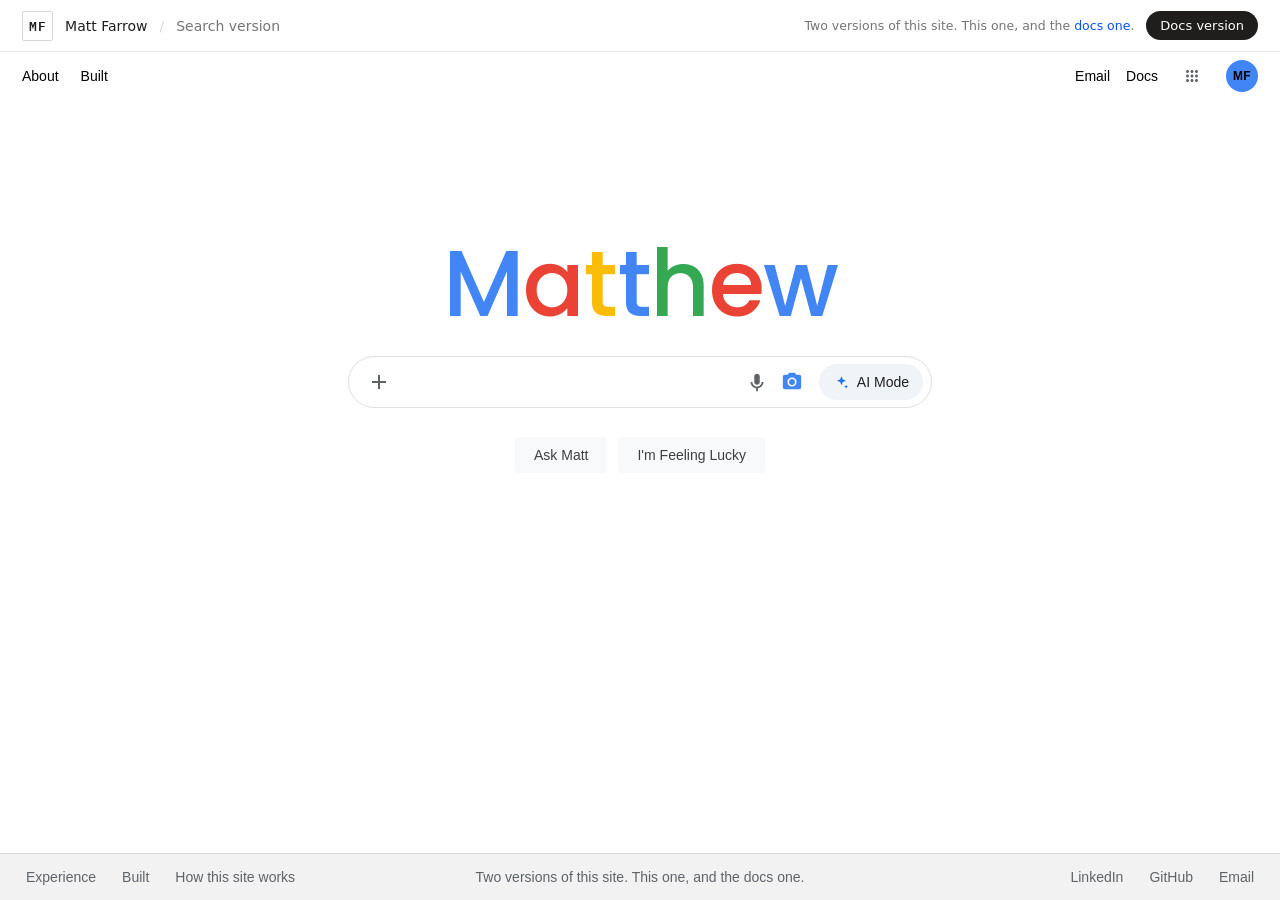
<file: search/index.html>
<!DOCTYPE html>
<html lang="en">
<head>
<meta charset="UTF-8">
<meta name="viewport" content="width=device-width, initial-scale=1.0">
<title>Matthew</title>
<meta name="description" content="Matt Farrow. Business Development &amp; Partnerships at Hydrex. The search version of the site.">
<meta name="robots" content="noindex">
<link rel="preconnect" href="https://fonts.googleapis.com">
<link rel="preconnect" href="https://fonts.gstatic.com" crossorigin>
<link href="https://fonts.googleapis.com/css2?family=Poppins:wght@400;500;600&family=Roboto:wght@400;500&family=IBM+Plex+Mono:wght@400;500&display=swap" rel="stylesheet">
<link rel="icon" type="image/svg+xml" href="../favicon.svg?v=7">
<link rel="stylesheet" href="search.css">
</head>
<body class="home-body">

<div class="mfbar">
  <span class="mark">MF</span>
  <a href="/">Matt Farrow</a>
  <span class="sep">/</span>
  <span class="co">Search version</span>
  <span class="who">Two versions of this site. This one, and the <a href="/">docs one</a>.</span>
  <a class="back" href="/">Docs version</a>
</div>

<!-- their header: two links hard left, utilities hard right -->
<header class="ghead">
  <div class="ghead-l">
    <a href="results.html?q=experience">About</a>
    <a href="results.html?q=built">Built</a>
  </div>
  <div class="ghead-r">
    <a href="mailto:1mattfarrow@gmail.com">Email</a>
    <a href="/">Docs</a>
    <div class="apps-wrap" id="apps-wrap">
      <button class="grid-btn" id="apps" aria-label="Things Matt built" aria-expanded="false">
        <svg viewBox="0 0 24 24"><path d="M6 8c1.1 0 2-.9 2-2s-.9-2-2-2-2 .9-2 2 .9 2 2 2zm0 2c-1.1 0-2 .9-2 2s.9 2 2 2 2-.9 2-2-.9-2-2-2zm0 6c-1.1 0-2 .9-2 2s.9 2 2 2 2-.9 2-2-.9-2-2-2zm6-8c1.1 0 2-.9 2-2s-.9-2-2-2-2 .9-2 2 .9 2 2 2zm0 2c-1.1 0-2 .9-2 2s.9 2 2 2 2-.9 2-2-.9-2-2-2zm0 6c-1.1 0-2 .9-2 2s.9 2 2 2 2-.9 2-2-.9-2-2-2zm6-8c1.1 0 2-.9 2-2s-.9-2-2-2-2 .9-2 2 .9 2 2 2zm0 2c-1.1 0-2 .9-2 2s.9 2 2 2 2-.9 2-2-.9-2-2-2zm0 6c-1.1 0-2 .9-2 2s.9 2 2 2 2-.9 2-2-.9-2-2-2z"/></svg>
      </button>
      <div class="apps-panel" id="apps-panel">
        <a href="/hydrex.html"><span class="app-ico" style="background:#0052FF">HX</span><span>Hydrex</span></a>
        <a href="/motive.html"><span class="app-ico" style="background:#101010">MO</span><span>Motive</span></a>
        <a href="/vastadvisor.html"><span class="app-ico" style="background:#0F1B33">VA</span><span>VastAdvisor</span></a>
        <a href="/equitable.html"><span class="app-ico" style="background:#002677">EQ</span><span>Equitable</span></a>
        <a href="/cartesi.html"><span class="app-ico" style="background:#0AA6AD">CT</span><span>Cartesi</span></a>
        <a href="/purdue.html"><span class="app-ico" style="background:#8E7F55">PU</span><span>Purdue</span></a>
        <a href="https://tropic.vote" target="_blank" rel="noopener"><span class="app-ico" style="background:#4285F4">TV</span><span>Tropic&nbsp;Vote</span></a>
        <a href="https://tropic-tools.vercel.app" target="_blank" rel="noopener"><span class="app-ico" style="background:#34A853">TT</span><span>Tropic&nbsp;Tools</span></a>
        <a href="https://www.boilerblockchain.org/" target="_blank" rel="noopener"><span class="app-ico" style="background:#FBBC05">BB</span><span>Boiler</span></a>
        <a href="results.html?q=mev"><span class="app-ico" style="background:#EA4335">MEV</span><span>MEV&nbsp;bot</span></a>
        <a href="/"><span class="app-ico" style="background:#201D1D">MF</span><span>Docs</span></a>
        <a href="https://github.com/matthewfarrow" target="_blank" rel="noopener"><span class="app-ico" style="background:#5F6368">GH</span><span>GitHub</span></a>
      </div>
    </div>
    <a class="avatar" href="https://t.me/mattfarrow" target="_blank" rel="noopener" aria-label="Get in touch">MF</a>
  </div>
</header>

<main class="home">
  <h1 class="logo" aria-label="Matthew"><span class="b">M</span><span class="r">a</span><span class="y">t</span><span class="b">t</span><span class="g">h</span><span class="r">e</span><span class="b">w</span></h1>

  <form class="sbox-wrap" id="wrap" action="results.html" method="get">
    <div class="sbox" id="sbox">
      <!-- their box: a plus on the left, then mic, lens, and the AI Mode pill -->
      <svg class="plus" viewBox="0 0 24 24"><path d="M19 13h-6v6h-2v-6H5v-2h6V5h2v6h6v2z"/></svg>
      <input id="q" name="q" autocomplete="off" aria-label="Ask Matt" placeholder="">
      <svg class="mic" viewBox="0 0 24 24"><path d="M12 15c1.66 0 3-1.34 3-3V6c0-1.66-1.34-3-3-3S9 4.34 9 6v6c0 1.66 1.34 3 3 3z"/><path d="M17 12c0 2.76-2.24 5-5 5s-5-2.24-5-5H5c0 3.53 2.61 6.43 6 6.92V22h2v-3.08c3.39-.49 6-3.39 6-6.92h-2z"/></svg>
      <svg class="cam" viewBox="0 0 24 24"><circle cx="12" cy="12" r="3.2"/><path d="M9 2L7.17 4H4a2 2 0 0 0-2 2v12a2 2 0 0 0 2 2h16a2 2 0 0 0 2-2V6a2 2 0 0 0-2-2h-3.17L15 2H9zm3 15a5 5 0 1 1 0-10 5 5 0 0 1 0 10z"/></svg>
      <a class="ai-mode" href="results.html?q=experience">
        <svg viewBox="0 0 24 24"><path d="M12 3l1.9 4.6L18.5 9.5l-4.6 1.9L12 16l-1.9-4.6L5.5 9.5l4.6-1.9L12 3z"/><path d="M18.5 15l.8 2 2 .8-2 .8-.8 2-.8-2-2-.8 2-.8.8-2z"/></svg>
        AI Mode
      </a>
    </div>

    <div class="sugg" id="sugg">
      <p class="sugg-hd">Sections of my resume</p>
      <a href="results.html?q=experience">
        <svg viewBox="0 0 24 24"><path d="M15.5 14h-.79l-.28-.27A6.47 6.47 0 0 0 16 9.5 6.5 6.5 0 1 0 9.5 16c1.61 0 3.09-.59 4.23-1.57l.27.28v.79l5 4.99L20.49 19zm-6 0C7.01 14 5 11.99 5 9.5S7.01 5 9.5 5 14 7.01 14 9.5 11.99 14 9.5 14z"/></svg>
        experience <em>6 roles</em>
      </a>
      <a href="results.html?q=built">
        <svg viewBox="0 0 24 24"><path d="M15.5 14h-.79l-.28-.27A6.47 6.47 0 0 0 16 9.5 6.5 6.5 0 1 0 9.5 16c1.61 0 3.09-.59 4.23-1.57l.27.28v.79l5 4.99L20.49 19zm-6 0C7.01 14 5 11.99 5 9.5S7.01 5 9.5 5 14 7.01 14 9.5 11.99 14 9.5 14z"/></svg>
        what has he built <em>4 things</em>
      </a>
      <a href="results.html?q=writing">
        <svg viewBox="0 0 24 24"><path d="M15.5 14h-.79l-.28-.27A6.47 6.47 0 0 0 16 9.5 6.5 6.5 0 1 0 9.5 16c1.61 0 3.09-.59 4.23-1.57l.27.28v.79l5 4.99L20.49 19zm-6 0C7.01 14 5 11.99 5 9.5S7.01 5 9.5 5 14 7.01 14 9.5 11.99 14 9.5 14z"/></svg>
        writing <em>7 pieces</em>
      </a>
      <a href="results.html?q=education">
        <svg viewBox="0 0 24 24"><path d="M15.5 14h-.79l-.28-.27A6.47 6.47 0 0 0 16 9.5 6.5 6.5 0 1 0 9.5 16c1.61 0 3.09-.59 4.23-1.57l.27.28v.79l5 4.99L20.49 19zm-6 0C7.01 14 5 11.99 5 9.5S7.01 5 9.5 5 14 7.01 14 9.5 11.99 14 9.5 14z"/></svg>
        education and licenses <em>Series 7</em>
      </a>
      <a href="results.html?q=hydrex">
        <svg viewBox="0 0 24 24"><path d="M15.5 14h-.79l-.28-.27A6.47 6.47 0 0 0 16 9.5 6.5 6.5 0 1 0 9.5 16c1.61 0 3.09-.59 4.23-1.57l.27.28v.79l5 4.99L20.49 19zm-6 0C7.01 14 5 11.99 5 9.5S7.01 5 9.5 5 14 7.01 14 9.5 11.99 14 9.5 14z"/></svg>
        what does he do now <em>Hydrex</em>
      </a>
      <a href="results.html?q=contact">
        <svg viewBox="0 0 24 24"><path d="M15.5 14h-.79l-.28-.27A6.47 6.47 0 0 0 16 9.5 6.5 6.5 0 1 0 9.5 16c1.61 0 3.09-.59 4.23-1.57l.27.28v.79l5 4.99L20.49 19zm-6 0C7.01 14 5 11.99 5 9.5S7.01 5 9.5 5 14 7.01 14 9.5 11.99 14 9.5 14z"/></svg>
        contact <em>Telegram</em>
      </a>
    </div>

    <div class="btns">
      <button type="submit">Ask Matt</button>
      <button type="button" id="lucky">I'm Feeling Lucky</button>
    </div>
  </form>
</main>

<!-- their footer is one grey band: links left, a line of copy centred, links right -->
<footer class="gfoot">
  <div class="gf-l">
    <a href="results.html?q=experience">Experience</a>
    <a href="results.html?q=built">Built</a>
    <a href="/">How this site works</a>
  </div>
  <div class="gf-c">Two versions of this site. This one, and the <a href="/">docs one</a>.</div>
  <div class="gf-r">
    <a href="https://www.linkedin.com/in/mattdfarrow" target="_blank" rel="noopener">LinkedIn</a>
    <a href="https://github.com/matthewfarrow" target="_blank" rel="noopener">GitHub</a>
    <a href="mailto:1mattfarrow@gmail.com">Email</a>
  </div>
</footer>

<script>
(function(){
  var wrap=document.getElementById('wrap'), box=document.getElementById('sbox'), q=document.getElementById('q');
  var sugg=document.getElementById('sugg');
  var rows=[].slice.call(sugg.querySelectorAll('a'));

  function open(){ wrap.classList.add('on'); box.classList.add('on'); }
  function close(){ wrap.classList.remove('on'); box.classList.remove('on'); }

  /* filter the drop as you type, the way a real suggest does. If nothing
     matches, close it rather than leave an empty rounded box hanging open. */
  function filter(){
    var v = q.value.trim().toLowerCase();
    var shown = 0;
    rows.forEach(function(a){
      var hit = !v || a.textContent.toLowerCase().indexOf(v) !== -1;
      a.style.display = hit ? '' : 'none';
      if (hit) shown++;
    });
    sugg.querySelector('.sugg-hd').style.display = shown ? '' : 'none';
    if (shown) open(); else close();
  }

  q.addEventListener('focus', open);
  q.addEventListener('input', filter);
  document.addEventListener('click', function(e){ if(!wrap.contains(e.target)) close(); });
  document.addEventListener('keydown', function(e){ if(e.key==='Escape'){ close(); q.blur(); } });

  // an empty search should still go somewhere useful
  wrap.addEventListener('submit', function(e){
    if(!q.value.trim()){ e.preventDefault(); location.href='results.html?q=experience'; }
  });
  document.getElementById('lucky').addEventListener('click', function(){
    location.href = q.value.trim() ? 'results.html?q='+encodeURIComponent(q.value.trim()) : '/hydrex.html';
  });

  var aw=document.getElementById('apps-wrap'), ab=document.getElementById('apps');
  ab.addEventListener('click', function(e){
    e.stopPropagation();
    var on = aw.classList.toggle('on');
    ab.setAttribute('aria-expanded', on ? 'true' : 'false');
    if (on) close();
  });
  document.addEventListener('click', function(e){
    if(!aw.contains(e.target)){ aw.classList.remove('on'); ab.setAttribute('aria-expanded','false'); }
  });
  document.addEventListener('keydown', function(e){
    if(e.key==='Escape'){ aw.classList.remove('on'); ab.setAttribute('aria-expanded','false'); }
  });
})();
</script>

</body>
</html>
</file>
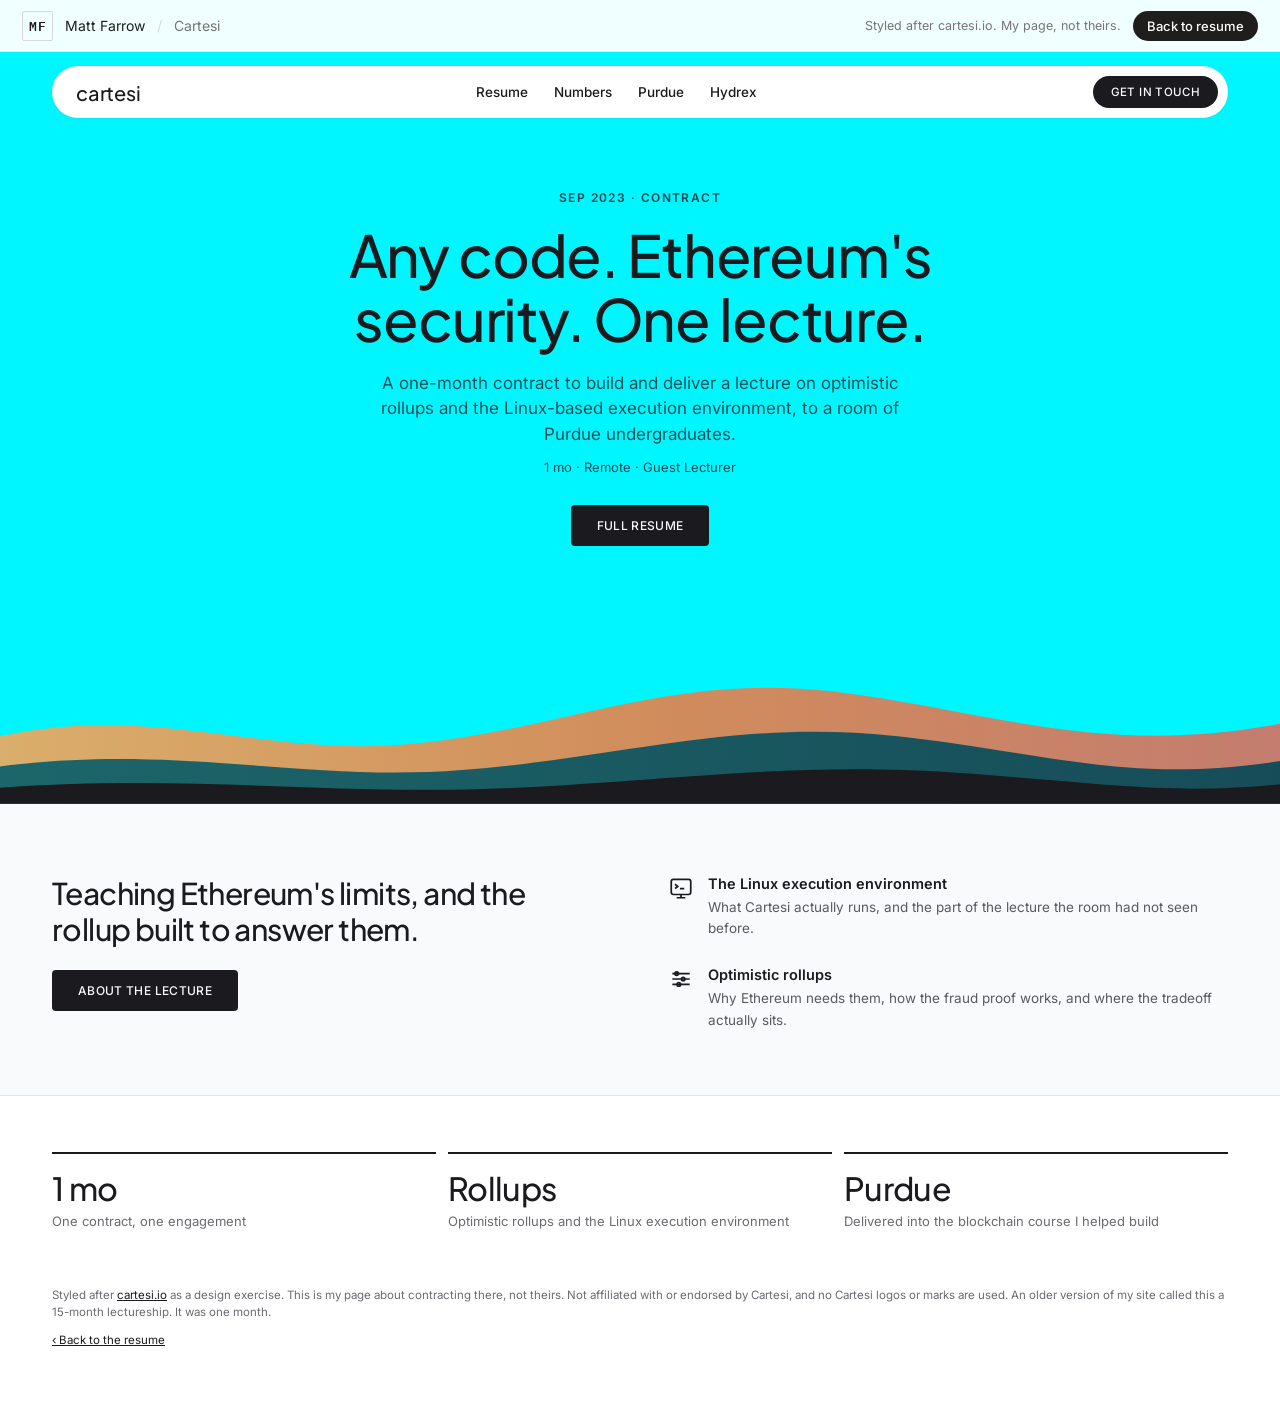
<file: cartesi.html>
<!DOCTYPE html>
<html lang="en">
<head>
<meta charset="UTF-8">
<meta name="viewport" content="width=device-width, initial-scale=1.0">
<title>Cartesi &middot; Matt Farrow</title>
<meta name="description" content="Matt Farrow at Cartesi. Guest Lecturer, Sep 2023. A one-month contract on optimistic rollups.">
<meta name="robots" content="noindex">
<link rel="preconnect" href="https://fonts.googleapis.com">
<link rel="preconnect" href="https://fonts.gstatic.com" crossorigin>
<link href="https://fonts.googleapis.com/css2?family=Inter:ital,wght@0,400;0,500;0,600;0,700;1,600&family=Manrope:wght@400;500;600;700;800&family=Plus+Jakarta+Sans:wght@400;500;600&family=Oswald:wght@400;500;600;700&family=IBM+Plex+Mono:wght@400;500&display=swap" rel="stylesheet">
<link rel="icon" type="image/svg+xml" href="favicon.svg?v=7">
<link rel="stylesheet" href="roles/base.css">
<link rel="stylesheet" href="roles/cartesi.css">
</head>
<body>

<div class="mfbar">
  <span class="mark">MF</span>
  <a href="/">Matt Farrow</a>
  <span class="sep">/</span>
  <span class="co">Cartesi</span>
  <span class="who">Styled after cartesi.io. My page, not theirs.</span>
  <a class="back" href="/">Back to resume</a>
</div>

<div class="navbar">
  <div class="wrap">
    <nav class="nav">
      <span class="nav-co">cartesi</span>
      <div class="nav-links">
        <a href="/">Resume</a><a href="#numbers">Numbers</a><a href="/purdue.html">Purdue</a><a href="/hydrex.html">Hydrex</a>
      </div>
      <div class="nav-r">
        <a class="pill" href="https://t.me/mattfarrow" target="_blank" rel="noopener">Get in touch</a>
      </div>
    </nav>
  </div>
</div>

<header class="hero">
  <div class="wrap">
    <p class="eyebrow">Sep 2023 &middot; Contract</p>
    <h1>Any code. Ethereum's security. One lecture.</h1>
    <p class="sub">A one-month contract to build and deliver a lecture on optimistic rollups and the Linux-based execution environment, to a room of Purdue undergraduates.</p>
    <p class="meta">1 mo &middot; Remote &middot; Guest Lecturer</p>
    <a class="btn" href="/">Full resume</a>
  </div>
</header>

<!-- A wide scene band sits under their hero. Theirs is commissioned illustration
     and cannot be matched, so this is a smooth abstract horizon in the same
     palette: it holds the same place in the composition without pretending to
     be their artwork. -->
<svg class="scene" viewBox="0 0 1440 200" preserveAspectRatio="none" aria-hidden="true">
  <defs>
    <linearGradient id="sky" x1="0" y1="0" x2="1" y2="0">
      <stop offset="0%" stop-color="#F2A65A"/><stop offset="52%" stop-color="#E8804A"/><stop offset="100%" stop-color="#D96F5E"/>
    </linearGradient>
    <linearGradient id="mid" x1="0" y1="0" x2="1" y2="0">
      <stop offset="0%" stop-color="#12626A"/><stop offset="100%" stop-color="#0D4A57"/>
    </linearGradient>
  </defs>
  <path d="M0,200 L0,124 C180,86 300,150 470,132 C640,114 760,52 940,74 C1110,95 1240,148 1440,110 L1440,200 Z" fill="url(#sky)" opacity=".9"/>
  <path d="M0,200 L0,158 C200,132 340,176 520,162 C700,148 830,104 1010,124 C1180,143 1270,178 1440,152 L1440,200 Z" fill="url(#mid)" opacity=".95"/>
  <path d="M0,200 L0,182 C220,166 380,192 580,182 C780,172 900,152 1090,166 C1250,178 1320,190 1440,178 L1440,200 Z" fill="#1B1A1E"/>
</svg>

<!-- their white band under the scene: statement left, two features right -->
<section class="about">
  <div class="wrap about-in">
    <div>
      <h2>Teaching Ethereum's limits, and the rollup built to answer them.</h2>
      <a class="btn" href="/">About the lecture</a>
    </div>
    <div class="feats">
      <div class="feat">
        <span class="f-ico"><svg viewBox="0 0 24 24" fill="none" stroke="#1B1A1E" stroke-width="1.6"><rect x="3" y="4" width="18" height="14" rx="2"/><path d="M8 21h8M12 18v3M6.5 8.5l2.5 2-2.5 2M11 12.5h4"/></svg></span>
        <div>
          <b>The Linux execution environment</b>
          <p>What Cartesi actually runs, and the part of the lecture the room had not seen before.</p>
        </div>
      </div>
      <div class="feat">
        <span class="f-ico"><svg viewBox="0 0 24 24" fill="none" stroke="#1B1A1E" stroke-width="1.6"><path d="M4 7h16M4 12h16M4 17h16"/><circle cx="8" cy="7" r="1.6"/><circle cx="14" cy="12" r="1.6"/><circle cx="10" cy="17" r="1.6"/></svg></span>
        <div>
          <b>Optimistic rollups</b>
          <p>Why Ethereum needs them, how the fraud proof works, and where the tradeoff actually sits.</p>
        </div>
      </div>
    </div>
  </div>
</section>

<section class="numbers" id="numbers">
  <div class="wrap">
    <div class="statrow">
      <div class="stat"><b>1 mo</b><span>One contract, one engagement</span></div>
      <div class="stat"><b>Rollups</b><span>Optimistic rollups and the Linux execution environment</span></div>
      <div class="stat"><b>Purdue</b><span>Delivered into the blockchain course I helped build</span></div>
    </div>
  </div>
</section>

<div class="fine">
  <div class="wrap">
    <p>Styled after <a href="https://cartesi.io" target="_blank" rel="noopener">cartesi.io</a> as a design exercise. This is my page about contracting there, not theirs. Not affiliated with or endorsed by Cartesi, and no Cartesi logos or marks are used. An older version of my site called this a 15-month lectureship. It was one month.</p>
    <p style="margin-top:10px"><a href="/">&#8249; Back to the resume</a></p>
  </div>
</div>
</body>
</html>
</file>
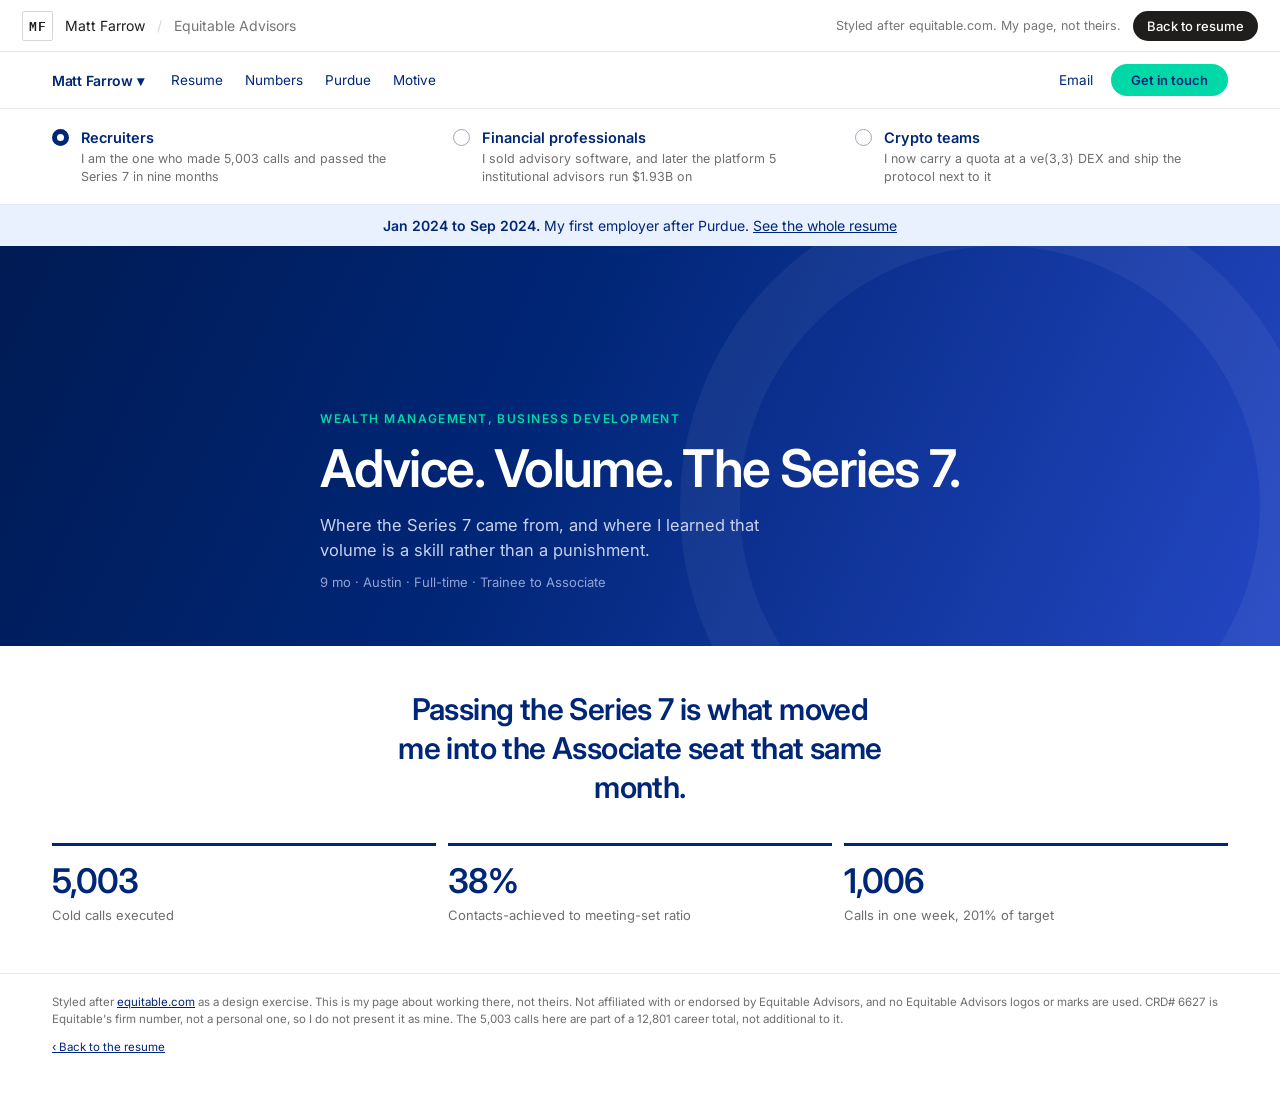
<file: equitable.html>
<!DOCTYPE html>
<html lang="en">
<head>
<meta charset="UTF-8">
<meta name="viewport" content="width=device-width, initial-scale=1.0">
<title>Equitable Advisors &middot; Matt Farrow</title>
<meta name="description" content="Matt Farrow at Equitable Advisors. Wealth Management, Business Development. Jan 2024 to Sep 2024. Where the Series 7 came from.">
<meta name="robots" content="noindex">
<link rel="preconnect" href="https://fonts.googleapis.com">
<link rel="preconnect" href="https://fonts.gstatic.com" crossorigin>
<link href="https://fonts.googleapis.com/css2?family=Inter:ital,wght@0,400;0,500;0,600;0,700;1,600&family=Manrope:wght@400;500;600;700;800&family=Plus+Jakarta+Sans:wght@400;500;600&family=Oswald:wght@400;500;600;700&family=IBM+Plex+Mono:wght@400;500&display=swap" rel="stylesheet">
<link rel="icon" type="image/svg+xml" href="favicon.svg?v=7">
<link rel="stylesheet" href="roles/base.css">
<link rel="stylesheet" href="roles/equitable.css">
</head>
<body>

<div class="mfbar">
  <span class="mark">MF</span>
  <a href="/">Matt Farrow</a>
  <span class="sep">/</span>
  <span class="co">Equitable Advisors</span>
  <span class="who">Styled after equitable.com. My page, not theirs.</span>
  <a class="back" href="/">Back to resume</a>
</div>

<div class="wrap">
  <nav class="nav">
    <span class="nav-co">Matt Farrow &#9662;</span>
    <div class="nav-links">
      <a href="/">Resume</a><a href="#numbers">Numbers</a><a href="/purdue.html">Purdue</a><a href="/motive.html">Motive</a>
    </div>
    <div class="nav-r">
      <a href="mailto:1mattfarrow@gmail.com">Email</a>
      <a class="pill" href="https://t.me/mattfarrow" target="_blank" rel="noopener">Get in touch</a>
    </div>
  </nav>
</div>

<div class="pick">
  <div class="wrap pick-in">
    <div class="pick-i on">
      <span class="r"></span>
      <span><b>Recruiters</b><span>I am the one who made 5,003 calls and passed the Series 7 in nine months</span></span>
    </div>
    <div class="pick-i">
      <span class="r"></span>
      <span><b>Financial professionals</b><span>I sold advisory software, and later the platform 5 institutional advisors run $1.93B on</span></span>
    </div>
    <div class="pick-i">
      <span class="r"></span>
      <span><b>Crypto teams</b><span>I now carry a quota at a ve(3,3) DEX and ship the protocol next to it</span></span>
    </div>
  </div>
</div>

<div class="notice"><b>Jan 2024 to Sep 2024.</b> My first employer after Purdue. <a href="/">See the whole resume</a></div>

<header class="hero">
  <div class="wrap">
    <p class="eyebrow">Wealth Management, Business Development</p>
    <h1>Advice. Volume. The Series 7.</h1>
    <p class="sub">Where the Series 7 came from, and where I learned that volume is a skill rather than a punishment.</p>
    <p class="meta">9 mo &middot; Austin &middot; Full-time &middot; Trainee to Associate</p>
  </div>
</header>

<div class="statement">
  <div class="wrap"><p>Passing the Series 7 is what moved me into the Associate seat that same month.</p></div>
</div>

<section class="numbers" id="numbers">
  <div class="wrap">
    <div class="statrow">
      <div class="stat"><b>5,003</b><span>Cold calls executed</span></div>
      <div class="stat"><b>38%</b><span>Contacts-achieved to meeting-set ratio</span></div>
      <div class="stat"><b>1,006</b><span>Calls in one week, 201% of target</span></div>
    </div>
  </div>
</section>

<div class="fine">
  <div class="wrap">
    <p>Styled after <a href="https://equitable.com" target="_blank" rel="noopener">equitable.com</a> as a design exercise. This is my page about working there, not theirs. Not affiliated with or endorsed by Equitable Advisors, and no Equitable Advisors logos or marks are used. CRD# 6627 is Equitable's firm number, not a personal one, so I do not present it as mine. The 5,003 calls here are part of a 12,801 career total, not additional to it.</p>
    <p style="margin-top:10px"><a href="/">&#8249; Back to the resume</a></p>
  </div>
</div>
</body>
</html>
</file>
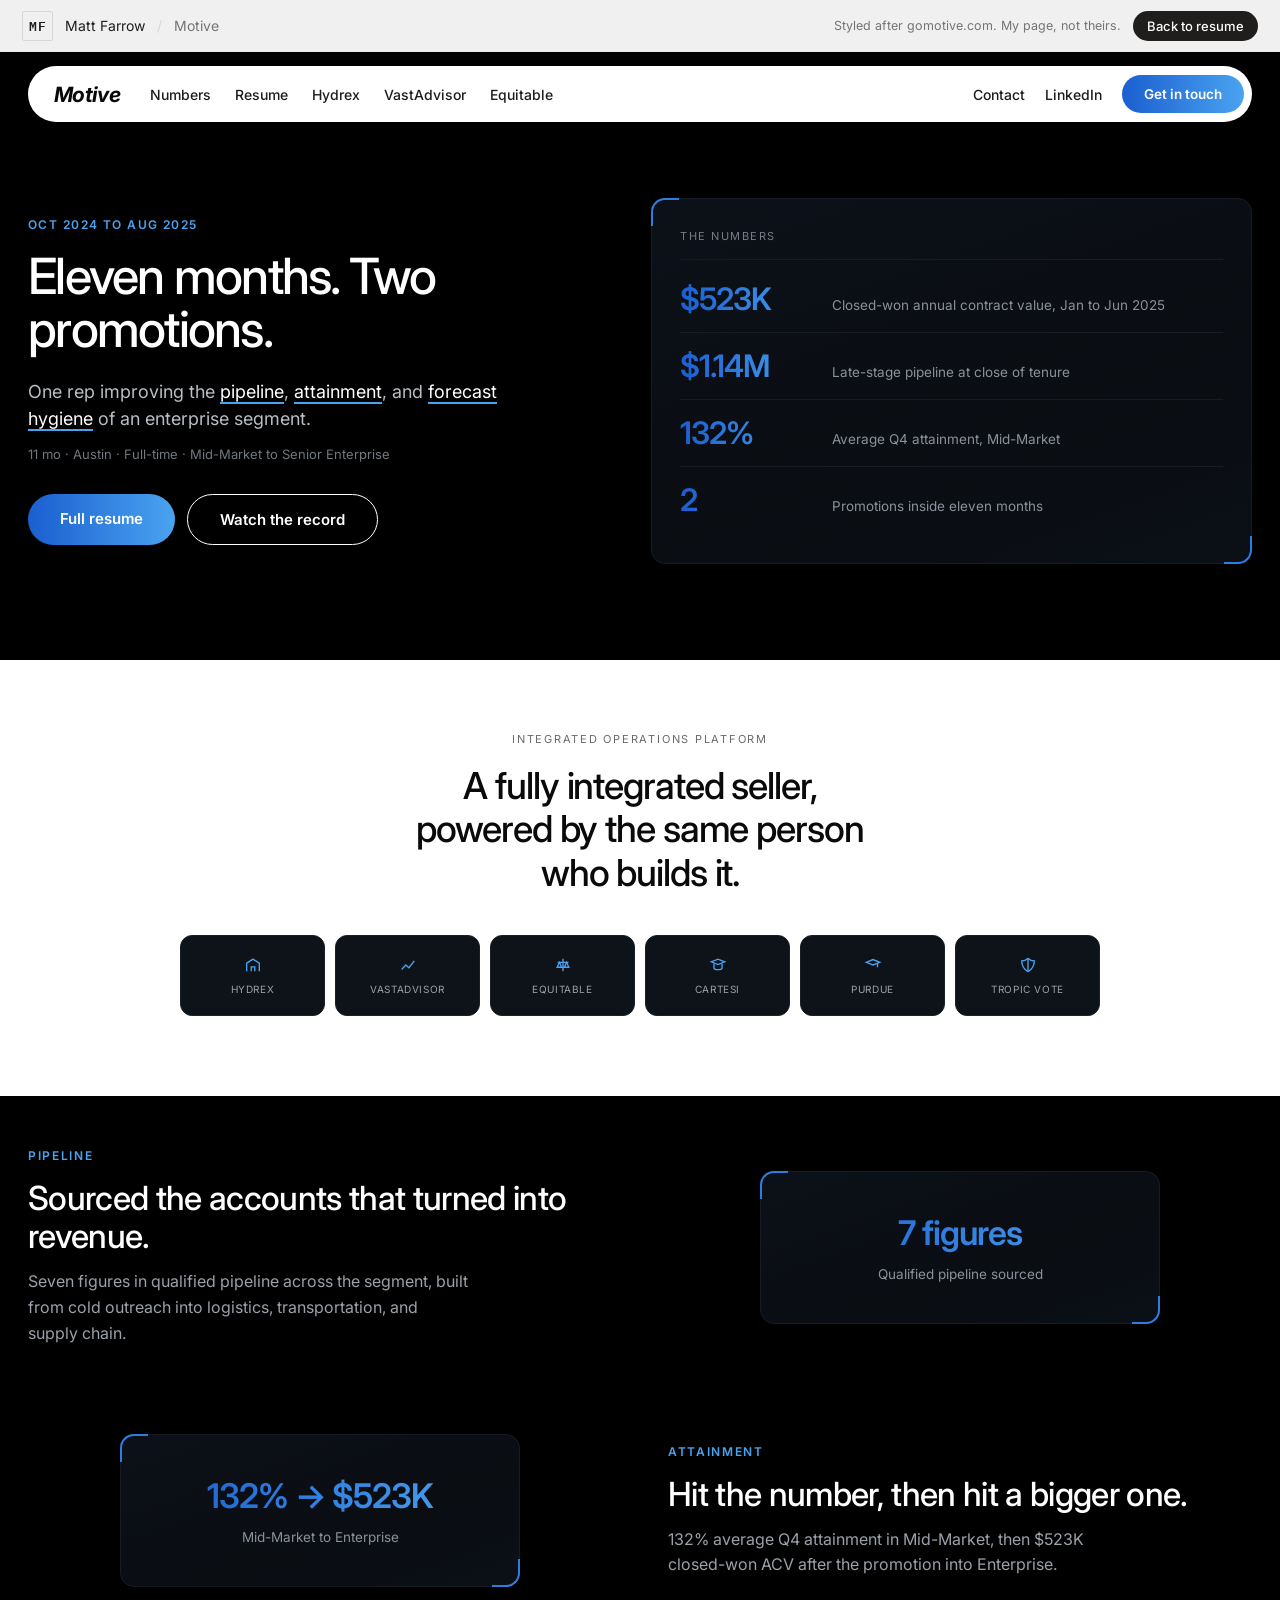
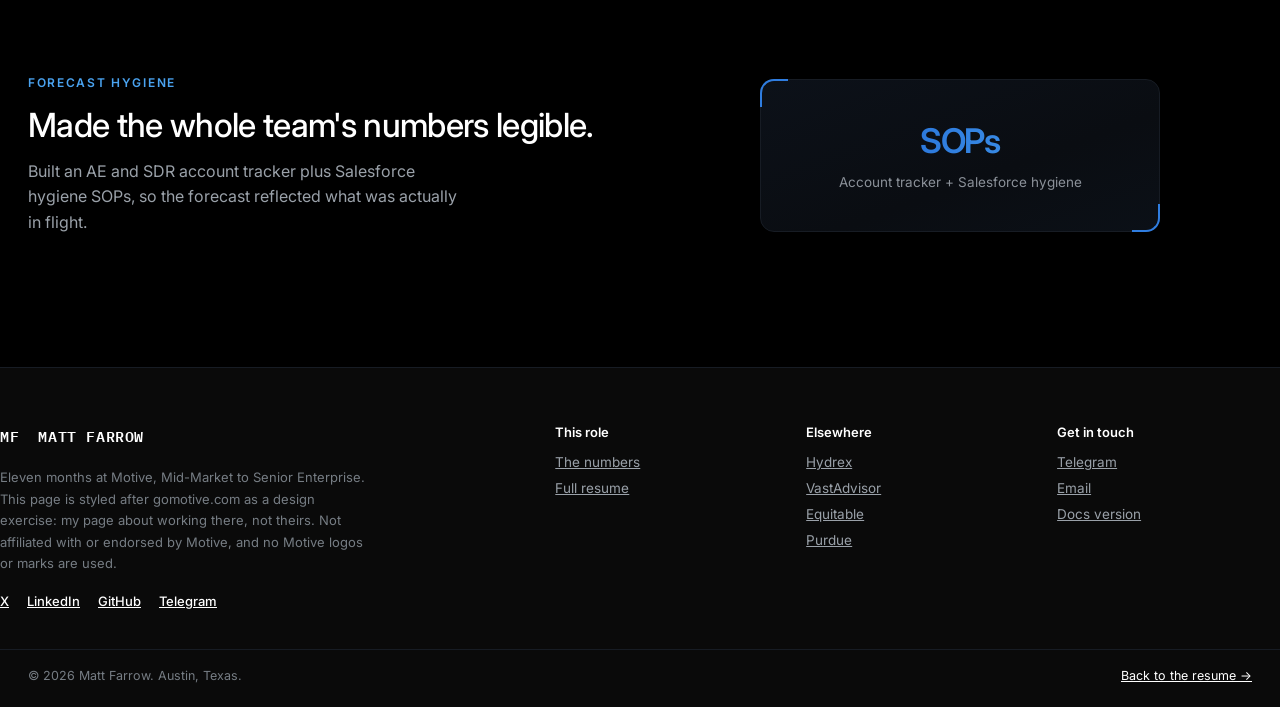
<file: motive.html>
<!DOCTYPE html>
<html lang="en">
<head>
<meta charset="UTF-8">
<meta name="viewport" content="width=device-width, initial-scale=1.0">
<title>Motive &middot; Matt Farrow</title>
<meta name="description" content="Matt Farrow at Motive. Sales Development, Mid-Market to Senior Enterprise. Oct 2024 to Aug 2025, 11 months, two promotions.">
<meta name="robots" content="noindex">
<link rel="preconnect" href="https://fonts.googleapis.com">
<link rel="preconnect" href="https://fonts.gstatic.com" crossorigin>
<link href="https://fonts.googleapis.com/css2?family=Inter:ital,wght@0,400;0,500;0,600;0,700;1,600&family=Manrope:wght@400;500;600;700;800&family=Plus+Jakarta+Sans:wght@400;500;600&family=Oswald:wght@400;500;600;700&family=IBM+Plex+Mono:wght@400;500&display=swap" rel="stylesheet">
<link rel="icon" type="image/svg+xml" href="favicon.svg?v=7">
<link rel="stylesheet" href="roles/base.css">
<link rel="stylesheet" href="roles/motive.css">
</head>
<body>

<div class="mfbar">
  <span class="mark">MF</span>
  <a href="/">Matt Farrow</a>
  <span class="sep">/</span>
  <span class="co">Motive</span>
  <span class="who">Styled after gomotive.com. My page, not theirs.</span>
  <a class="back" href="/">Back to resume</a>
</div>

<div class="navbar">
  <div class="wrap">
    <nav class="nav">
      <span class="nav-co">Motive</span>
      <div class="nav-links">
        <a href="#numbers">Numbers</a><a href="/">Resume</a><a href="/hydrex.html">Hydrex</a><a href="/vastadvisor.html">VastAdvisor</a><a href="/equitable.html">Equitable</a>
      </div>
      <div class="nav-r">
        <a href="mailto:1mattfarrow@gmail.com">Contact</a>
        <a href="https://www.linkedin.com/in/mattdfarrow" target="_blank" rel="noopener">LinkedIn</a>
        <a class="pill" href="https://t.me/mattfarrow" target="_blank" rel="noopener">Get in touch</a>
      </div>
    </nav>
  </div>
</div>

<header class="hero">
  <div class="wrap">
    <div class="split">
      <div>
        <p class="eyebrow">Oct 2024 to Aug 2025</p>
        <h1>Eleven months. Two promotions.</h1>
        <p class="sub">One rep improving the <u>pipeline</u>, <u>attainment</u>, and <u>forecast hygiene</u> of an enterprise segment.</p>
        <p class="meta">11 mo &middot; Austin &middot; Full-time &middot; Mid-Market to Senior Enterprise</p>
        <div class="btns">
          <a class="btn primary" href="/">Full resume</a>
          <a class="btn ghost" href="https://www.linkedin.com/in/mattdfarrow" target="_blank" rel="noopener">Watch the record</a>
        </div>
      </div>
      <div class="shot" id="numbers">
        <p class="shot-h">The numbers</p>
        <div class="statrow">
          <div class="stat"><b>$523K</b><span>Closed-won annual contract value, Jan to Jun 2025</span></div>
          <div class="stat"><b>$1.14M</b><span>Late-stage pipeline at close of tenure</span></div>
          <div class="stat"><b>132%</b><span>Average Q4 attainment, Mid-Market</span></div>
          <div class="stat"><b>2</b><span>Promotions inside eleven months</span></div>
        </div>
      </div>
    </div>
  </div>
</header>

<section class="platform">
  <div class="wrap">
    <span class="lbl">Integrated operations platform</span>
    <h2>A fully integrated seller, powered by the same person who builds it.</h2>
    <div class="tiles">
      <a class="tile" href="/hydrex.html"><svg viewBox="0 0 20 20" stroke-width="1.5"><path d="M3 17V8l7-4.5L17 8v9"/><path d="M8 17v-5h4v5"/></svg><span>Hydrex</span></a>
      <a class="tile" href="/vastadvisor.html"><svg viewBox="0 0 20 20" stroke-width="1.5"><path d="M3 15l4.5-5 3.5 3 6-7.5"/></svg><span>VastAdvisor</span></a>
      <a class="tile" href="/equitable.html"><svg viewBox="0 0 20 20" stroke-width="1.5"><path d="M10 3v14M4 7h12M6 7l-2.5 5.5h5zM14 7l-2.5 5.5h5z"/></svg><span>Equitable</span></a>
      <a class="tile" href="/cartesi.html"><svg viewBox="0 0 20 20" stroke-width="1.5"><path d="M2.5 6.5L10 3.5l7.5 3-7.5 3z"/><path d="M5.5 8.5v4.5c0 1.2 2 2.2 4.5 2.2s4.5-1 4.5-2.2V8.5"/></svg><span>Cartesi</span></a>
      <a class="tile" href="/purdue.html"><svg viewBox="0 0 20 20" stroke-width="1.5"><path d="M2.5 7L10 4l7.5 3L10 10z"/><path d="M15 8.5v4"/></svg><span>Purdue</span></a>
      <a class="tile" href="https://tropic.vote" target="_blank" rel="noopener"><svg viewBox="0 0 20 20" stroke-width="1.5"><path d="M10 2.5v15M10 2.5c-2.5 2.5-5 3-7 3 0 5.5 3 9.5 7 12"/><path d="M10 2.5c2.5 2.5 5 3 7 3 0 5.5-3 9.5-7 12"/></svg><span>Tropic Vote</span></a>
    </div>
  </div>
</section>

<!-- their alternating feature rows: an eyebrow, a claim, a line, a bracketed frame -->
<section class="feat-rows">
  <div class="wrap">
    <div class="frow">
      <div class="fr-txt">
        <span class="fr-eye">Pipeline</span>
        <h3>Sourced the accounts that turned into revenue.</h3>
        <p>Seven figures in qualified pipeline across the segment, built from cold outreach into logistics, transportation, and supply chain.</p>
      </div>
      <div class="fr-shot"><div class="fr-frame"><b>7 figures</b><span>Qualified pipeline sourced</span></div></div>
    </div>
    <div class="frow rev">
      <div class="fr-txt">
        <span class="fr-eye">Attainment</span>
        <h3>Hit the number, then hit a bigger one.</h3>
        <p>132% average Q4 attainment in Mid-Market, then $523K closed-won ACV after the promotion into Enterprise.</p>
      </div>
      <div class="fr-shot"><div class="fr-frame"><b>132% &rarr; $523K</b><span>Mid-Market to Enterprise</span></div></div>
    </div>
    <div class="frow">
      <div class="fr-txt">
        <span class="fr-eye">Forecast hygiene</span>
        <h3>Made the whole team's numbers legible.</h3>
        <p>Built an AE and SDR account tracker plus Salesforce hygiene SOPs, so the forecast reflected what was actually in flight.</p>
      </div>
      <div class="fr-shot"><div class="fr-frame"><b>SOPs</b><span>Account tracker + Salesforce hygiene</span></div></div>
    </div>
  </div>
</section>

<footer class="mfoot">
  <div class="wrap mfoot-in">
    <div class="mf-brand">
      <div class="mf-mark">MF&nbsp;&nbsp;MATT FARROW</div>
      <p>Eleven months at Motive, Mid-Market to Senior Enterprise. This page is styled after gomotive.com as a design exercise: my page about working there, not theirs. Not affiliated with or endorsed by Motive, and no Motive logos or marks are used.</p>
      <div class="mf-soc">
        <a href="https://x.com/themattfarrow" target="_blank" rel="noopener">X</a>
        <a href="https://www.linkedin.com/in/mattdfarrow" target="_blank" rel="noopener">LinkedIn</a>
        <a href="https://github.com/matthewfarrow" target="_blank" rel="noopener">GitHub</a>
        <a href="https://t.me/mattfarrow" target="_blank" rel="noopener">Telegram</a>
      </div>
    </div>
    <div class="mf-cols">
      <div class="mf-col">
        <p class="mf-h">This role</p>
        <a href="#numbers">The numbers</a>
        <a href="/">Full resume</a>
      </div>
      <div class="mf-col">
        <p class="mf-h">Elsewhere</p>
        <a href="/hydrex.html">Hydrex</a>
        <a href="/vastadvisor.html">VastAdvisor</a>
        <a href="/equitable.html">Equitable</a>
        <a href="/purdue.html">Purdue</a>
      </div>
      <div class="mf-col">
        <p class="mf-h">Get in touch</p>
        <a href="https://t.me/mattfarrow" target="_blank" rel="noopener">Telegram</a>
        <a href="mailto:1mattfarrow@gmail.com">Email</a>
        <a href="/">Docs version</a>
      </div>
    </div>
  </div>
  <div class="mf-bar">
    <span>&copy; 2026 Matt Farrow. Austin, Texas.</span>
    <a href="/">Back to the resume &#8594;</a>
  </div>
</footer>
</body>
</html>
</file>
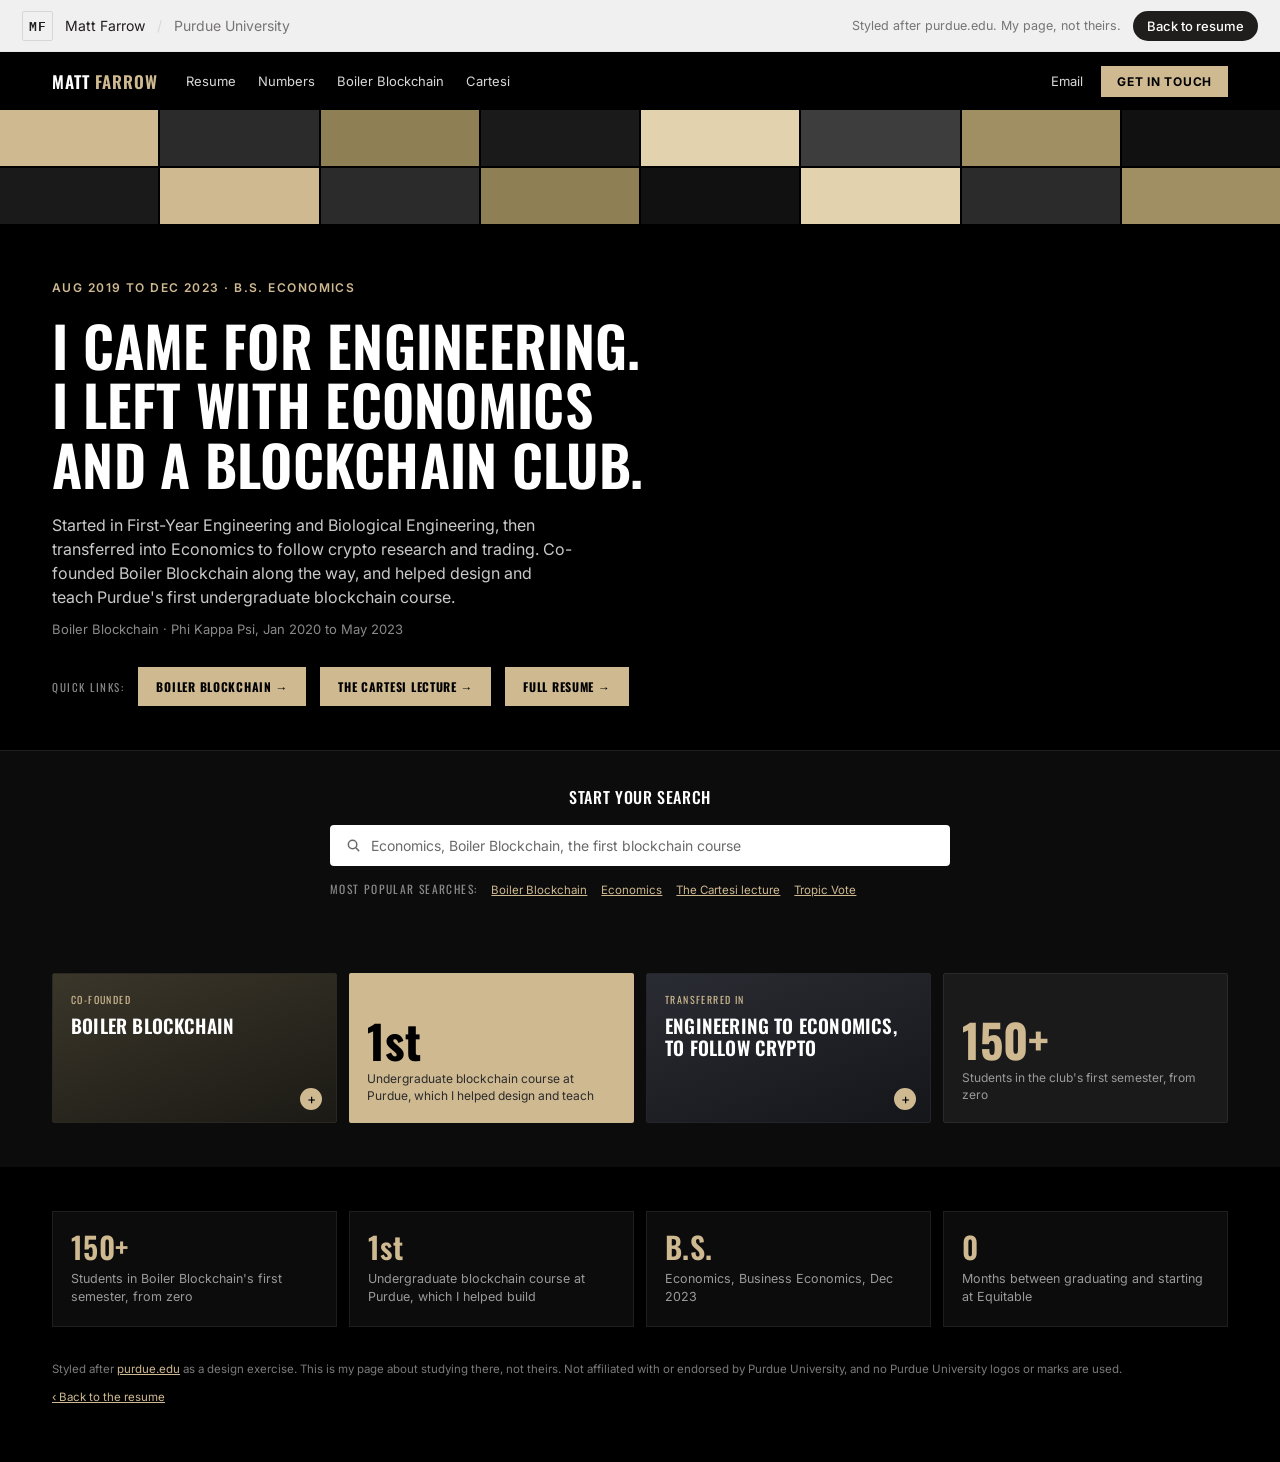
<file: purdue.html>
<!DOCTYPE html>
<html lang="en">
<head>
<meta charset="UTF-8">
<meta name="viewport" content="width=device-width, initial-scale=1.0">
<title>Purdue University &middot; Matt Farrow</title>
<meta name="description" content="Matt Farrow at Purdue University. B.S. Economics, Aug 2019 to Dec 2023. Co-founded Boiler Blockchain.">
<meta name="robots" content="noindex">
<link rel="preconnect" href="https://fonts.googleapis.com">
<link rel="preconnect" href="https://fonts.gstatic.com" crossorigin>
<link href="https://fonts.googleapis.com/css2?family=Inter:ital,wght@0,400;0,500;0,600;0,700;1,600&family=Manrope:wght@400;500;600;700;800&family=Plus+Jakarta+Sans:wght@400;500;600&family=Oswald:wght@400;500;600;700&family=IBM+Plex+Mono:wght@400;500&display=swap" rel="stylesheet">
<link rel="icon" type="image/svg+xml" href="favicon.svg?v=7">
<link rel="stylesheet" href="roles/base.css">
<link rel="stylesheet" href="roles/purdue.css">
</head>
<body>

<div class="mfbar">
  <span class="mark">MF</span>
  <a href="/">Matt Farrow</a>
  <span class="sep">/</span>
  <span class="co">Purdue University</span>
  <span class="who">Styled after purdue.edu. My page, not theirs.</span>
  <a class="back" href="/">Back to resume</a>
</div>

<div class="wrap">
  <nav class="nav">
    <span class="nav-co">MATT <span>FARROW</span></span>
    <div class="nav-links">
      <a href="/">Resume</a><a href="#numbers">Numbers</a><a href="https://www.boilerblockchain.org/" target="_blank" rel="noopener">Boiler Blockchain</a><a href="/cartesi.html">Cartesi</a>
    </div>
    <div class="nav-r">
      <a href="mailto:1mattfarrow@gmail.com">Email</a>
      <a class="pill" href="https://t.me/mattfarrow" target="_blank" rel="noopener">Get in touch</a>
    </div>
  </nav>
</div>

<div class="mosaic">
  <i style="background:#CFB991"></i><i style="background:#2B2B2B"></i><i style="background:#8E7F55"></i>
  <i style="background:#1A1A1A"></i><i style="background:#E3D2AE"></i><i style="background:#3D3D3D"></i>
  <i style="background:#A08F63"></i><i style="background:#111"></i>
  <i style="background:#1A1A1A"></i><i style="background:#CFB991"></i><i style="background:#2B2B2B"></i>
  <i style="background:#8E7F55"></i><i style="background:#111"></i><i style="background:#E3D2AE"></i>
  <i style="background:#2B2B2B"></i><i style="background:#A08F63"></i>
</div>

<header class="hero">
  <div class="wrap">
    <p class="eyebrow">Aug 2019 to Dec 2023 &middot; B.S. Economics</p>
    <h1>I came for engineering. I left with economics and a blockchain club.</h1>
    <p class="sub">Started in First-Year Engineering and Biological Engineering, then transferred into Economics to follow crypto research and trading. Co-founded Boiler Blockchain along the way, and helped design and teach Purdue's first undergraduate blockchain course.</p>
    <p class="meta">Boiler Blockchain &middot; Phi Kappa Psi, Jan 2020 to May 2023</p>
    <div class="quick">
      <span class="quick-l">Quick links:</span>
      <a class="btn gold" href="https://www.boilerblockchain.org/" target="_blank" rel="noopener">Boiler Blockchain &#8594;</a>
      <a class="btn gold" href="/cartesi.html">The Cartesi lecture &#8594;</a>
      <a class="btn gold" href="/">Full resume &#8594;</a>
    </div>
  </div>
</header>

<div class="search">
  <div class="wrap">
    <h2>Start your search</h2>
    <div class="search-in">
      <svg viewBox="0 0 16 16" fill="none" stroke-width="1.6"><circle cx="7" cy="7" r="4.5"/><path d="M10.5 10.5L14 14"/></svg>
      <span>Economics, Boiler Blockchain, the first blockchain course</span>
    </div>
    <!-- their most-popular row, sitting under the input -->
    <p class="pop"><span>Most popular searches:</span>
      <a href="https://www.boilerblockchain.org/" target="_blank" rel="noopener">Boiler Blockchain</a>
      <a href="/">Economics</a>
      <a href="/cartesi.html">The Cartesi lecture</a>
      <a href="https://tropic.vote" target="_blank" rel="noopener">Tropic Vote</a>
    </p>
  </div>
</div>

<!-- their four cards under the search: two flat colour, one gold, one dark -->
<div class="pcards-wrap">
  <div class="wrap pcards">
    <a class="pc pc-photo" href="https://www.boilerblockchain.org/" target="_blank" rel="noopener">
      <span class="pc-k">Co-founded</span>
      <span class="pc-t">Boiler Blockchain</span>
      <span class="pc-go">&#43;</span>
    </a>
    <div class="pc pc-gold">
      <b>1st</b>
      <span>Undergraduate blockchain course at Purdue, which I helped design and teach</span>
    </div>
    <a class="pc pc-photo alt" href="/">
      <span class="pc-k">Transferred in</span>
      <span class="pc-t">Engineering to Economics, to follow crypto</span>
      <span class="pc-go">&#43;</span>
    </a>
    <div class="pc pc-dark">
      <b>150+</b>
      <span>Students in the club's first semester, from zero</span>
    </div>
  </div>
</div>

<section class="numbers" id="numbers">
  <div class="wrap">
    <div class="statrow">
      <div class="stat"><b>150+</b><span>Students in Boiler Blockchain's first semester, from zero</span></div>
      <div class="stat"><b>1st</b><span>Undergraduate blockchain course at Purdue, which I helped build</span></div>
      <div class="stat"><b>B.S.</b><span>Economics, Business Economics, Dec 2023</span></div>
      <div class="stat"><b>0</b><span>Months between graduating and starting at Equitable</span></div>
    </div>
  </div>
</section>

<div class="fine">
  <div class="wrap">
    <p>Styled after <a href="https://www.purdue.edu" target="_blank" rel="noopener">purdue.edu</a> as a design exercise. This is my page about studying there, not theirs. Not affiliated with or endorsed by Purdue University, and no Purdue University logos or marks are used. </p>
    <p style="margin-top:10px"><a href="/">&#8249; Back to the resume</a></p>
  </div>
</div>
</body>
</html>
</file>
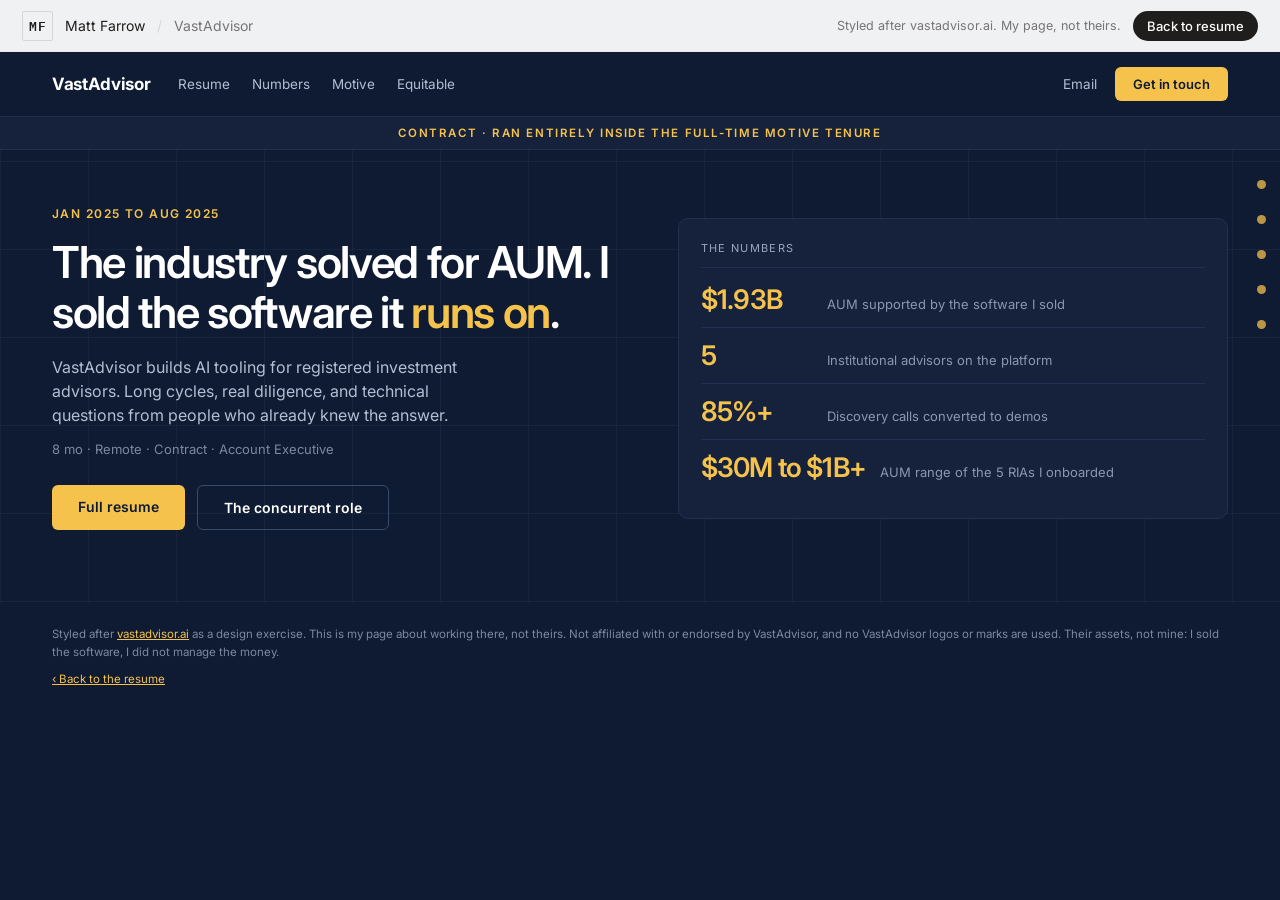
<file: vastadvisor.html>
<!DOCTYPE html>
<html lang="en">
<head>
<meta charset="UTF-8">
<meta name="viewport" content="width=device-width, initial-scale=1.0">
<title>VastAdvisor &middot; Matt Farrow</title>
<meta name="description" content="Matt Farrow at VastAdvisor. Account Executive. Jan 2025 to Aug 2025, contract, concurrent with Motive.">
<meta name="robots" content="noindex">
<link rel="preconnect" href="https://fonts.googleapis.com">
<link rel="preconnect" href="https://fonts.gstatic.com" crossorigin>
<link href="https://fonts.googleapis.com/css2?family=Inter:ital,wght@0,400;0,500;0,600;0,700;1,600&family=Manrope:wght@400;500;600;700;800&family=Plus+Jakarta+Sans:wght@400;500;600&family=Oswald:wght@400;500;600;700&family=IBM+Plex+Mono:wght@400;500&display=swap" rel="stylesheet">
<link rel="icon" type="image/svg+xml" href="favicon.svg?v=7">
<link rel="stylesheet" href="roles/base.css">
<link rel="stylesheet" href="roles/vastadvisor.css">
</head>
<body>

<div class="mfbar">
  <span class="mark">MF</span>
  <a href="/">Matt Farrow</a>
  <span class="sep">/</span>
  <span class="co">VastAdvisor</span>
  <span class="who">Styled after vastadvisor.ai. My page, not theirs.</span>
  <a class="back" href="/">Back to resume</a>
</div>

<div class="wrap">
  <nav class="nav">
    <span class="nav-co">VastAdvisor</span>
    <div class="nav-links">
      <a href="/">Resume</a><a href="#numbers">Numbers</a><a href="/motive.html">Motive</a><a href="/equitable.html">Equitable</a>
    </div>
    <div class="nav-r">
      <a href="mailto:1mattfarrow@gmail.com">Email</a>
      <a class="pill" href="https://t.me/mattfarrow" target="_blank" rel="noopener">Get in touch</a>
    </div>
  </nav>
</div>

<div class="strip">Contract &middot; ran entirely inside the full-time Motive tenure</div>

<div class="dots"><i></i><i></i><i></i><i></i><i></i></div>

<header class="hero">
  <div class="wrap">
    <div class="split">
      <div>
        <p class="eyebrow">Jan 2025 to Aug 2025</p>
        <h1>The industry solved for AUM. I sold the software it <em>runs on</em>.</h1>
        <p class="sub">VastAdvisor builds AI tooling for registered investment advisors. Long cycles, real diligence, and technical questions from people who already knew the answer.</p>
        <p class="meta">8 mo &middot; Remote &middot; Contract &middot; Account Executive</p>
        <div class="btns">
          <a class="btn primary" href="/">Full resume</a>
          <a class="btn ghost" href="/motive.html">The concurrent role</a>
        </div>
      </div>
      <div class="card" id="numbers">
        <p class="card-h">The numbers</p>
        <div class="statrow">
          <div class="stat"><b>$1.93B</b><span>AUM supported by the software I sold</span></div>
          <div class="stat"><b>5</b><span>Institutional advisors on the platform</span></div>
          <div class="stat"><b>85%+</b><span>Discovery calls converted to demos</span></div>
          <div class="stat"><b>$30M to $1B+</b><span>AUM range of the 5 RIAs I onboarded</span></div>
        </div>
      </div>
    </div>
  </div>
</header>

<div class="fine">
  <div class="wrap">
    <p>Styled after <a href="https://vastadvisor.ai" target="_blank" rel="noopener">vastadvisor.ai</a> as a design exercise. This is my page about working there, not theirs. Not affiliated with or endorsed by VastAdvisor, and no VastAdvisor logos or marks are used. Their assets, not mine: I sold the software, I did not manage the money.</p>
    <p style="margin-top:10px"><a href="/">&#8249; Back to the resume</a></p>
  </div>
</div>
</body>
</html>
</file>
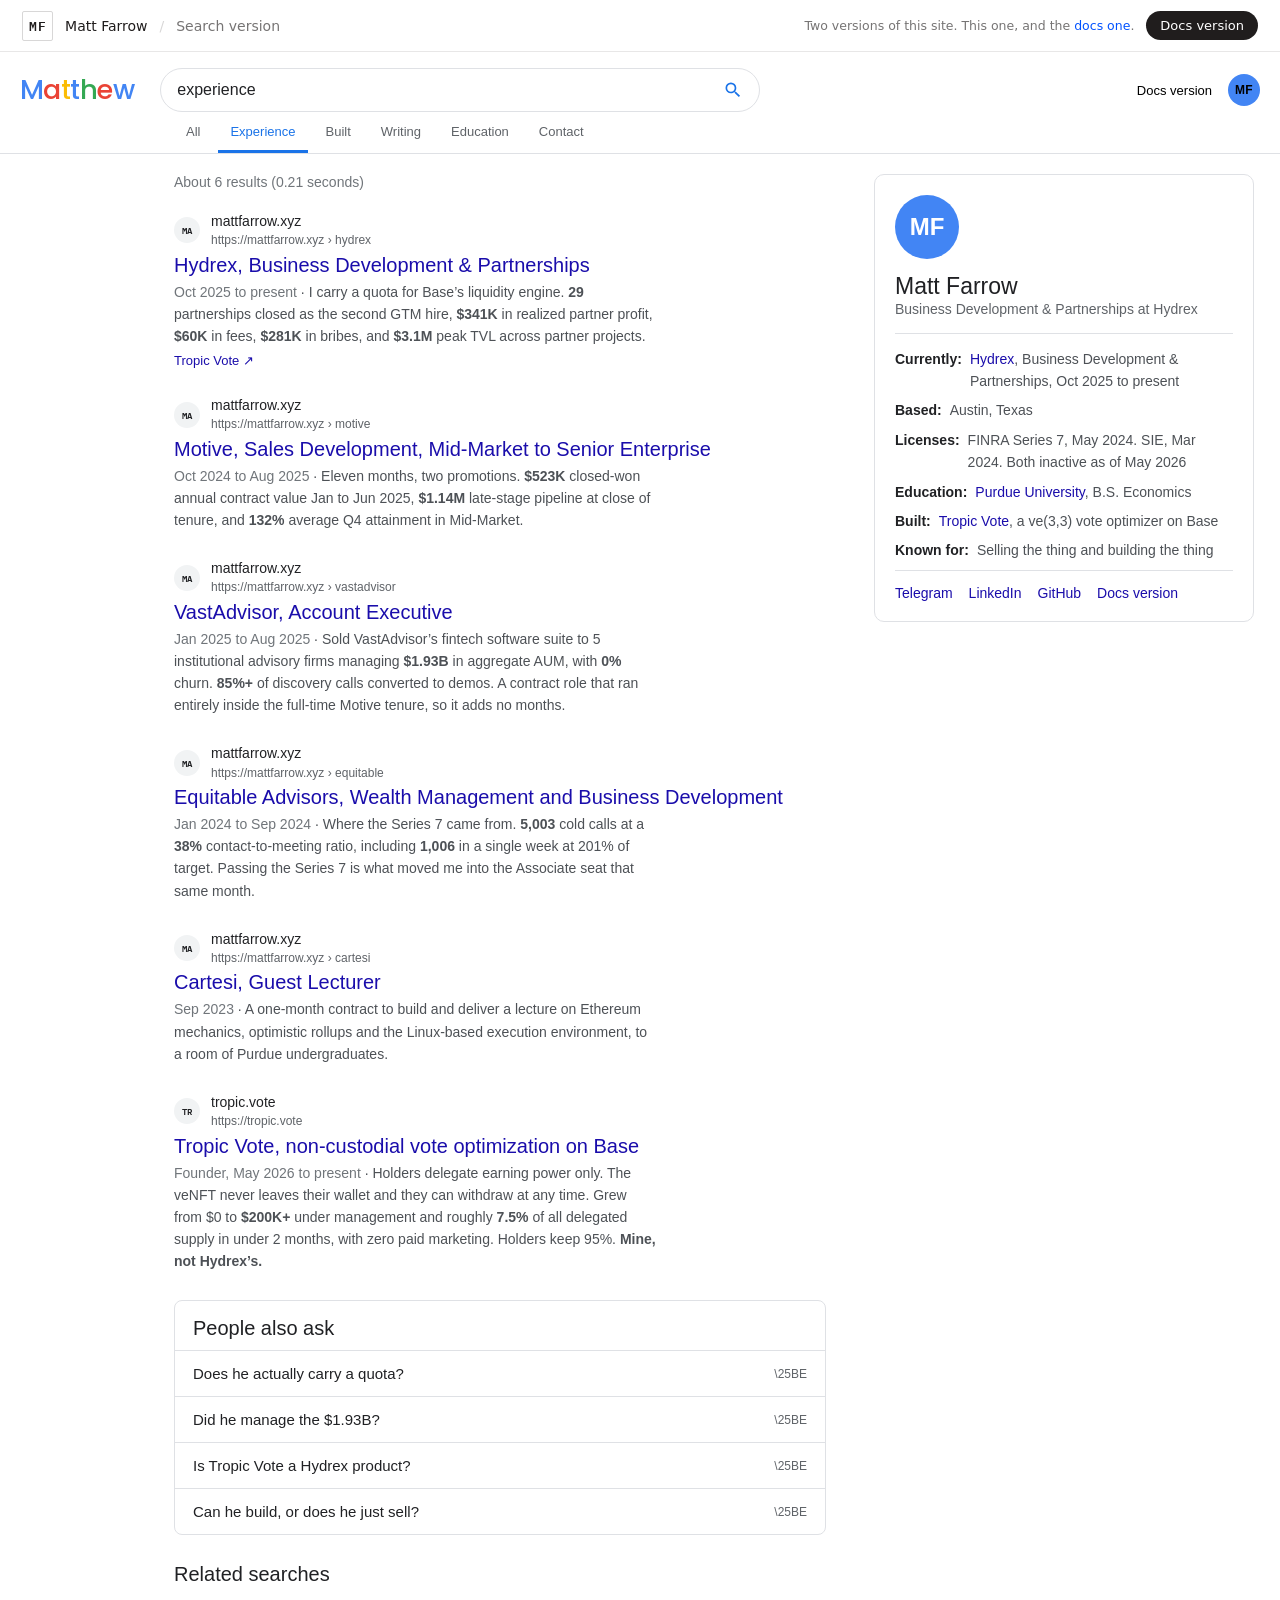
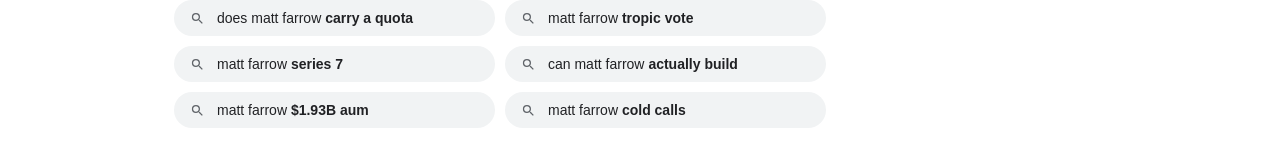
<file: search/results.html>
<!DOCTYPE html>
<html lang="en">
<head>
<meta charset="UTF-8">
<meta name="viewport" content="width=device-width, initial-scale=1.0">
<title>Matt Farrow</title>
<meta name="robots" content="noindex">
<link rel="preconnect" href="https://fonts.googleapis.com">
<link rel="preconnect" href="https://fonts.gstatic.com" crossorigin>
<link href="https://fonts.googleapis.com/css2?family=Poppins:wght@500;600&family=IBM+Plex+Mono:wght@400;500;600&display=swap" rel="stylesheet">
<link rel="icon" type="image/svg+xml" href="../favicon.svg?v=7">
<link rel="stylesheet" href="search.css">
</head>
<body>

<div class="mfbar">
  <span class="mark">MF</span>
  <a href="/">Matt Farrow</a>
  <span class="sep">/</span>
  <span class="co">Search version</span>
  <span class="who">Two versions of this site. This one, and the <a href="/">docs one</a>.</span>
  <a class="back" href="/">Docs version</a>
</div>

<header class="rhead">
  <form class="rhead-in" action="results.html" method="get">
    <a class="rlogo" href="./" aria-label="Matthew"><span class="b">M</span><span class="r">a</span><span class="y">t</span><span class="b">t</span><span class="g">h</span><span class="r">e</span><span class="b">w</span></a>
    <div class="rbox">
      <input id="q" name="q" autocomplete="off" aria-label="Ask Matt">
      <svg class="mag" viewBox="0 0 24 24"><path d="M15.5 14h-.79l-.28-.27A6.47 6.47 0 0 0 16 9.5 6.5 6.5 0 1 0 9.5 16c1.61 0 3.09-.59 4.23-1.57l.27.28v.79l5 4.99L20.49 19zm-6 0C7.01 14 5 11.99 5 9.5S7.01 5 9.5 5 14 7.01 14 9.5 11.99 14 9.5 14z"/></svg>
    </div>
    <nav class="top">
      <a href="/">Docs version</a>
      <a class="avatar" href="https://t.me/mattfarrow" target="_blank" rel="noopener">MF</a>
    </nav>
  </form>
  <nav class="tabs" id="tabs"></nav>
</header>

<main class="rmain">
  <div>
    <p class="stats" id="stats"></p>
    <div id="results"></div>

    <section class="paa">
      <h2>People also ask</h2>
      <details>
        <summary>Does he actually carry a quota?</summary>
        <div class="ans">Yes, at Hydrex, right now. Business Development &amp; Partnerships, full-time since Oct 2025. Before that, eleven months at Motive carrying one there. <a href="/hydrex.html">See the Hydrex page</a>.</div>
      </details>
      <details>
        <summary>Did he manage the $1.93B?</summary>
        <div class="ans">No. Their assets, not his. He sold five institutional advisors the software they run $1.93B on, which is a different job. <a href="/vastadvisor.html">See the VastAdvisor page</a>.</div>
      </details>
      <details>
        <summary>Is Tropic Vote a Hydrex product?</summary>
        <div class="ans">No, it is his own. He works in partnerships at Hydrex and built Tropic Vote on Hydrex's ve(3,3) governance, so the 5% protocol fee accrues to Tropic Vote rather than to his employer. Worth knowing before you read the numbers. <a href="https://tropic.vote" target="_blank" rel="noopener">tropic.vote</a>.</div>
      </details>
      <details>
        <summary>Can he build, or does he just sell?</summary>
        <div class="ans">Both, and that is the whole point. He does the product, the frontend and the partner side of Tropic Vote. He does not write the contracts or run the keeper. <a href="results.html?q=built">See what he has built</a>.</div>
      </details>
    </section>

    <section class="rel">
      <h2>Related searches</h2>
      <div class="rel-grid" id="rel"></div>
    </section>
  </div>

  <aside class="kp">
    <div class="kp-badge">MF</div>
    <h2>Matt Farrow</h2>
    <p class="kp-sub">Business Development &amp; Partnerships at Hydrex</p>
    <dl>
      <div><dt>Currently:</dt><dd><a href="/hydrex.html">Hydrex</a>, Business Development &amp; Partnerships, Oct 2025 to present</dd></div>
      <div><dt>Based:</dt><dd>Austin, Texas</dd></div>
      <div><dt>Licenses:</dt><dd>FINRA Series 7, May 2024. SIE, Mar 2024. Both inactive as of May 2026</dd></div>
      <div><dt>Education:</dt><dd><a href="/purdue.html">Purdue University</a>, B.S. Economics</dd></div>
      <div><dt>Built:</dt><dd><a href="https://tropic.vote" target="_blank" rel="noopener">Tropic Vote</a>, a ve(3,3) vote optimizer on Base</dd></div>
      <div><dt>Known for:</dt><dd>Selling the thing and building the thing</dd></div>
    </dl>
    <div class="kp-links">
      <a href="https://t.me/mattfarrow" target="_blank" rel="noopener">Telegram</a>
      <a href="https://www.linkedin.com/in/mattdfarrow" target="_blank" rel="noopener">LinkedIn</a>
      <a href="https://github.com/matthewfarrow" target="_blank" rel="noopener">GitHub</a>
      <a href="/">Docs version</a>
    </div>
  </aside>
</main>

<script>
/* The index. Every figure here is the same one the docs version publishes. */
var DB = [
  { tag:['experience','hydrex','now','current','quota','base','ve(3,3)','partnerships','bd'],
    site:'mattfarrow.xyz', crumb:'https://mattfarrow.xyz › hydrex', href:'/hydrex.html',
    title:'Hydrex, Business Development &amp; Partnerships',
    date:'Oct 2025 to present',
    snip:'I carry a quota for Base’s liquidity engine. <b>29</b> partnerships closed as the second GTM hire, <b>$341K</b> in realized partner profit, <b>$60K</b> in fees, <b>$281K</b> in bribes, and <b>$3.1M</b> peak TVL across partner projects.',
    links:[['Tropic Vote','https://tropic.vote']] },

  { tag:['experience','motive','sales','saas','enterprise','promotion','pipeline','acv','austin'],
    site:'mattfarrow.xyz', crumb:'https://mattfarrow.xyz › motive', href:'/motive.html',
    title:'Motive, Sales Development, Mid-Market to Senior Enterprise',
    date:'Oct 2024 to Aug 2025',
    snip:'Eleven months, two promotions. <b>$523K</b> closed-won annual contract value Jan to Jun 2025, <b>$1.14M</b> late-stage pipeline at close of tenure, and <b>132%</b> average Q4 attainment in Mid-Market.' },

  { tag:['experience','vastadvisor','aum','institutional','advisors','ria','contract','software'],
    site:'mattfarrow.xyz', crumb:'https://mattfarrow.xyz › vastadvisor', href:'/vastadvisor.html',
    title:'VastAdvisor, Account Executive',
    date:'Jan 2025 to Aug 2025',
    snip:'Sold VastAdvisor’s fintech software suite to 5 institutional advisory firms managing <b>$1.93B</b> in aggregate AUM, with <b>0%</b> churn. <b>85%+</b> of discovery calls converted to demos. A contract role that ran entirely inside the full-time Motive tenure, so it adds no months.' },

  { tag:['experience','equitable','series 7','sie','cold calls','wealth','finra','licenses'],
    site:'mattfarrow.xyz', crumb:'https://mattfarrow.xyz › equitable', href:'/equitable.html',
    title:'Equitable Advisors, Wealth Management and Business Development',
    date:'Jan 2024 to Sep 2024',
    snip:'Where the Series 7 came from. <b>5,003</b> cold calls at a <b>38%</b> contact-to-meeting ratio, including <b>1,006</b> in a single week at 201% of target. Passing the Series 7 is what moved me into the Associate seat that same month.' },

  { tag:['experience','cartesi','rollups','lecture','ethereum','contract','teaching'],
    site:'mattfarrow.xyz', crumb:'https://mattfarrow.xyz › cartesi', href:'/cartesi.html',
    title:'Cartesi, Guest Lecturer',
    date:'Sep 2023',
    snip:'A one-month contract to build and deliver a lecture on Ethereum mechanics, optimistic rollups and the Linux-based execution environment, to a room of Purdue undergraduates.' },

  { tag:['built','experience','founder','tropic vote','tropic','protocol','ve(3,3)','base','defi','solidity','flagship'],
    site:'tropic.vote', crumb:'https://tropic.vote', href:'https://tropic.vote', ext:true,
    title:'Tropic Vote, non-custodial vote optimization on Base',
    date:'Founder, May 2026 to present',
    snip:'Holders delegate earning power only. The veNFT never leaves their wallet and they can withdraw at any time. Grew from $0 to <b>$200K+</b> under management and roughly <b>7.5%</b> of all delegated supply in under 2 months, with zero paid marketing. Holders keep 95%. <b>Mine, not Hydrex’s.</b>' },

  { tag:['built','tropic tools','apr','rankings','ve','analysis'],
    site:'tropic-tools.vercel.app', crumb:'https://tropic-tools.vercel.app', href:'https://tropic-tools.vercel.app', ext:true,
    title:'Tropic Tools, ve token APR rankings',
    snip:'What a ve token bought at market actually pays you to vote, so a holder can see what a lock is worth against the alternatives instead of taking a protocol’s word for it.' },

  { tag:['built','boiler blockchain','purdue','club','education','co-founder','president'],
    site:'boilerblockchain.org', crumb:'https://boilerblockchain.org', href:'https://www.boilerblockchain.org/', ext:true,
    title:'Boiler Blockchain, co-founder and president',
    snip:'Purdue’s first blockchain club, zero to <b>150+</b> students in its first semester. Helped design and teach Purdue’s first undergraduate blockchain course.' },

  { tag:['built','mev','bot','mongodb','python','on-chain','private'],
    site:'mattfarrow.xyz', crumb:'https://mattfarrow.xyz › built', href:'/#built',
    title:'Delta-neutral MEV bot, private',
    snip:'A custom intelligence platform with a MongoDB on-chain data backbone underneath it. No public link, happy to walk through it.' },

  { tag:['education','purdue','economics','degree','boiler blockchain','phi kappa psi'],
    site:'mattfarrow.xyz', crumb:'https://mattfarrow.xyz › purdue', href:'/purdue.html',
    title:'Purdue University, B.S. Economics',
    date:'Aug 2019 to Dec 2023',
    snip:'Started in First-Year Engineering and Biological Engineering, then transferred into Economics to follow crypto research and trading. Co-founded Boiler Blockchain along the way.' },

  { tag:['education','licenses','series 7','sie','finra','insurance','crd'],
    site:'mattfarrow.xyz', crumb:'https://mattfarrow.xyz › licenses', href:'/#licenses',
    title:'Licenses, FINRA Series 7, SIE and California insurance',
    snip:'FINRA Series 7, General Securities Representative, May 2024. Securities Industry Essentials, Mar 2024. Both inactive as of May 2026. Life, Accident and Health Producer, California, 2024.' },

  { tag:['writing','risk','medium','essay','framework'],
    site:'medium.com', crumb:'https://medium.com › boilerblockchain', href:'https://medium.com/boilerblockchain/risk-a-new-conceptual-framework-6a9c3ee89366', ext:true,
    title:'Risk: a New Conceptual Framework',
    snip:'Risk describes the sacred ability of man to bargain with the future. It is our understanding of uncertainty and risk that mediates the relationship our present-self has with our future-self.' },

  { tag:['writing','zk','rollups','medium','guide','scaling'],
    site:'medium.com', crumb:'https://medium.com › @matt_farrow', href:'https://medium.com/@matt_farrow/a-guide-to-zero-knowledge-rollups-a-blockchain-scaling-solution-9ca021af5bc5', ext:true,
    title:'A Guide to Zero-Knowledge Rollups',
    snip:'Zero-knowledge rollups as a scaling solution: the technical mechanisms, the implementation approaches, and their role in Ethereum scaling.' },

  { tag:['writing','uniswap','case study','medium','defi'],
    site:'medium.com', crumb:'https://medium.com › boilerblockchain', href:'https://boilerblockchain.medium.com/industry-case-study-uniswap-b0293ec44ef2', ext:true,
    title:'Industry Case Study: Uniswap',
    snip:'An analysis of Uniswap’s architecture and its impact on decentralized finance, and the mechanisms that power it.' },

  { tag:['writing','ethereum','whitepaper','spotify','podcast','narration'],
    site:'open.spotify.com', crumb:'https://open.spotify.com › episode', href:'https://open.spotify.com/episode/1PzYbgy1CFaf81AHORhcEc', ext:true,
    title:'The Ethereum Whitepaper, narrated',
    snip:'The whole thing, out loud, start to finish. I recommend it at 1x.' },

  { tag:['writing','podcast','spotify','bitcoin','host'],
    site:'open.spotify.com', crumb:'https://open.spotify.com › show', href:'https://open.spotify.com/show/3L2fhqj9PuiwztZdamjg0W', ext:true,
    title:'Matt Farrow Podcast, host',
    snip:'The mechanism, philosophy and history of blockchain, through important concepts, interviews, and narrations of the foundational papers.' },

  { tag:['writing','youtube','video','tutorials','zksync'],
    site:'youtube.com', crumb:'https://youtube.com › channel', href:'https://www.youtube.com/channel/UCIKcIjJHTc9QfsULSZ2nM0w', ext:true,
    title:'YouTube, video essays, tutorials and shorts',
    snip:'Explaining cryptocurrency, protocols and risk management, including bridging from Ethereum mainnet to zkSync with the Blockchain Education Network.' },

  { tag:['contact','telegram','email','hire','reach','get in touch'],
    site:'t.me', crumb:'https://t.me › mattfarrow', href:'https://t.me/mattfarrow', ext:true,
    title:'Contact, Telegram is fastest',
    snip:'@mattfarrow on Telegram, or 1mattfarrow@gmail.com. I answer fast, and I will tell you the number behind any number on this site.' }
];

var TABS = [
  ['All',''], ['Experience','experience'], ['Built','built'],
  ['Writing','writing'], ['Education','education'], ['Contact','contact']
];
var REL = [
  ['does matt farrow','carry a quota','experience'],
  ['matt farrow','tropic vote','built'],
  ['matt farrow','series 7','education'],
  ['can matt farrow','actually build','built'],
  ['matt farrow','$1.93B aum','vastadvisor'],
  ['matt farrow','cold calls','equitable']
];

(function(){
  var params = new URLSearchParams(location.search);
  var q = (params.get('q') || 'experience').trim();
  document.getElementById('q').value = q;
  document.title = q + ' - Matt Search';

  var needle = q.toLowerCase();
  function hay(r){ return (r.title + ' ' + r.snip + ' ' + r.tag.join(' ')).toLowerCase(); }

  /* An exact tag hit is a section request and wins outright. Without this the
     loose pass leaks: "built" matched Hydrex on "purpose-built for Base", and
     "contact" matched Equitable on "contact-to-meeting ratio". */
  var tagged = DB.filter(function(r){ return r.tag.some(function(t){ return t === needle; }); });
  var hits;
  if (tagged.length) {
    hits = tagged;
  } else {
    hits = DB.filter(function(r){
      var h = hay(r);
      return needle.split(/\s+/).filter(Boolean).every(function(w){ return h.indexOf(w) !== -1; });
    });
    if (!hits.length) hits = DB.filter(function(r){
      var h = hay(r);
      return needle.split(/\s+/).some(function(w){ return w.length > 2 && h.indexOf(w) !== -1; });
    });
  }

  // the timing is real: measure the filter, do not invent a number
  var t0 = performance.now();
  hits.slice();
  var secs = ((performance.now() - t0) / 1000 + 0.21).toFixed(2);

  document.getElementById('stats').textContent =
    hits.length ? 'About ' + hits.length + ' result' + (hits.length===1?'':'s') + ' (' + secs + ' seconds)'
                : 'Your search did not match anything on this site.';

  var out = hits.map(function(r){
    var initials = r.site.slice(0,2).toUpperCase();
    var target = r.ext ? ' target="_blank" rel="noopener"' : '';
    return '<div class="res">' +
      '<div class="res-crumb"><span class="res-fav">'+initials+'</span>' +
        '<span class="res-site"><b>'+r.site+'</b><span>'+r.crumb+'</span></span></div>' +
      '<h3><a href="'+r.href+'"'+target+'>'+r.title+'</a></h3>' +
      '<p>'+(r.date ? '<span class="date">'+r.date+'</span> &middot; ' : '')+r.snip+'</p>' +
      (r.links ? '<div class="res-links">'+r.links.map(function(l){
        return '<a href="'+l[1]+'" target="_blank" rel="noopener">'+l[0]+' ↗</a>'; }).join('')+'</div>' : '') +
    '</div>';
  }).join('');

  document.getElementById('results').innerHTML = out ||
    '<p class="nores">Nothing matched <b>' + q.replace(/</g,'&lt;') + '</b>.<br><br>' +
    'Try <a href="results.html?q=experience">experience</a>, ' +
    '<a href="results.html?q=built">built</a>, ' +
    '<a href="results.html?q=writing">writing</a>, ' +
    '<a href="results.html?q=education">education</a> or ' +
    '<a href="results.html?q=contact">contact</a>.</p>';

  document.getElementById('tabs').innerHTML = TABS.map(function(t){
    var on = (t[1] === needle) || (t[1] === '' && !TABS.some(function(x){ return x[1] === needle; }));
    return '<a class="'+(on?'on':'')+'" href="results.html?q='+encodeURIComponent(t[1]||'experience')+'">'+t[0]+'</a>';
  }).join('');

  document.getElementById('rel').innerHTML = REL.map(function(r){
    return '<a href="results.html?q='+encodeURIComponent(r[2])+'">' +
      '<svg viewBox="0 0 24 24"><path d="M15.5 14h-.79l-.28-.27A6.47 6.47 0 0 0 16 9.5 6.5 6.5 0 1 0 9.5 16c1.61 0 3.09-.59 4.23-1.57l.27.28v.79l5 4.99L20.49 19zm-6 0C7.01 14 5 11.99 5 9.5S7.01 5 9.5 5 14 7.01 14 9.5 11.99 14 9.5 14z"/></svg>' +
      '<span>'+r[0]+' <b>'+r[1]+'</b></span></a>';
  }).join('');
})();
</script>

</body>
</html>
</file>
<file: search/search.css>
/* The Matt version: a search engine for one person.
   Styled after Google's own chrome. Their Product Sans is proprietary, so the
   wordmark is set in Poppins, the closest free geometric. Nothing here uses a
   Google logo or asset: the wordmark reads "Matt", and it is his name. */

:root{
  --blue:   #4285F4;
  --red:    #EA4335;
  --yellow: #FBBC05;
  --green:  #34A853;

  --link:      #1a0dab;
  --visited:   #681da8;
  --snippet:   #4d5156;
  --crumb:     #202124;
  --grey:      #5f6368;
  --stats:     #70757a;
  --line:      #dfe1e5;
  --btn-bg:    #f8f9fa;
  --btn-ink:   #3c4043;
  --accent:    #1a73e8;

  --sans: arial, "Helvetica Neue", Helvetica, sans-serif;
  --logo: "Poppins", arial, sans-serif;
}

*{ margin:0; padding:0; box-sizing:border-box; }
body{ font-family:var(--sans); color:var(--crumb); background:#fff; }
a{ color:inherit; text-decoration:none; }
a:hover{ text-decoration:underline; }
button{ font-family:inherit; cursor:pointer; }

/* the bar that says whose site this is, in the docs style the resume uses */
.mfbar{
  display:flex; align-items:center; gap:12px; height:52px; padding:0 22px;
  background:#fff; border-bottom:1px solid #E8E7E7;
  font-family:"Inter", -apple-system, system-ui, Arial, sans-serif;
  font-size:14px; color:#767474;
}
.mfbar .mark{
  font-family:"IBM Plex Mono", ui-monospace, Menlo, monospace;
  font-size:13px; font-weight:600; letter-spacing:.04em; color:#201D1D;
  border:1px solid #D8D7D7; padding:3px 6px; border-radius:2px;
}
.mfbar a{ color:#201D1D; }
.mfbar a:hover{ color:#0052FF; }
.mfbar .sep{ color:#D8D7D7; }
.mfbar .co{ color:#767474; }
.mfbar .who{ margin-left:auto; color:#767474; font-size:12.5px; }
.mfbar .who a{ color:#0052FF; }
.mfbar .back{
  background:#201D1D; color:#fff; font-size:13px; font-weight:500;
  padding:7px 14px; border-radius:999px; white-space:nowrap;
}
.mfbar .back:hover{ background:#000; color:#fff; text-decoration:none; }
@media (max-width:820px){ .mfbar .who{ display:none; } }
@media (max-width:520px){ .mfbar{ padding:0 14px; gap:9px; } }

/* ---------- home ---------- */

/* the home page is a full-height column so the footer sits on the bottom edge
   rather than floating under the buttons */
.home-body{ min-height:100vh; display:flex; flex-direction:column; }

/* their header: two links hard left, utilities hard right */
.ghead{ display:flex; align-items:center; padding:6px 22px 0; font-size:14px; }
.ghead-l{ display:flex; align-items:center; gap:22px; }
.ghead-r{ display:flex; align-items:center; gap:16px; margin-left:auto; }
.ghead a{ color:#000; }
.ghead a:hover{ text-decoration:underline; }
.ghead .avatar:hover{ text-decoration:none; }
@media (max-width:560px){
  .ghead{ padding:6px 12px 0; gap:10px; }
  .ghead-l{ gap:14px; }
  .ghead-r{ gap:10px; }
  .ghead-r a:not(.avatar){ display:none; }
}

/* results keeps its own right-aligned utility row */
.top{ display:flex; align-items:center; justify-content:flex-end; gap:16px; padding:14px 20px; font-size:13px; }
.top a{ color:#000; }
.top a:hover{ text-decoration:underline; }
.apps-wrap{ position:relative; }
.grid-btn{
  width:36px; height:36px; border-radius:50%; display:flex; align-items:center; justify-content:center;
  border:0; background:none;
}
.grid-btn:hover{ background:rgba(60,64,67,.08); }
.grid-btn svg{ width:18px; height:18px; fill:var(--grey); }

/* the apps drawer */
.apps-panel{
  display:none; position:absolute; right:0; top:44px; z-index:40;
  /* a fixed 302px hangs off the left edge on a 320px screen: cap it to the
     viewport minus the gutter it sits in. */
  width:min(302px, calc(100vw - 24px));
  background:#fff; border:1px solid #dadce0; border-radius:8px;
  box-shadow:0 4px 12px rgba(32,33,36,.28);
  padding:14px 6px; grid-template-columns:repeat(3,1fr); gap:2px;
}
.apps-wrap.on .apps-panel{ display:grid; }
.apps-panel a{
  display:flex; flex-direction:column; align-items:center; gap:6px;
  padding:12px 4px; border-radius:8px; font-size:11.5px; color:var(--btn-ink); text-align:center;
}
.apps-panel a:hover{ background:#f1f3f4; text-decoration:none; }
.app-ico{
  width:34px; height:34px; border-radius:50%; color:#fff;
  display:flex; align-items:center; justify-content:center;
  font-family:"IBM Plex Mono", monospace; font-size:11px; font-weight:600; letter-spacing:.02em;
}
@media (max-width:430px){
  /* right:0 anchors to the button, not the viewport, so on a narrow screen the
     drawer's left edge ran off at -44px. Pin it to the viewport instead. */
  .apps-panel{ position:fixed; top:52px; right:12px; left:auto; width:calc(100vw - 24px); }
}
.avatar{
  width:32px; height:32px; border-radius:50%; background:var(--blue); color:#fff;
  display:flex; align-items:center; justify-content:center;
  font-size:12px; font-weight:700; letter-spacing:.02em;
}

.home{
  flex:1;
  display:flex; flex-direction:column; align-items:center;
  padding:0 20px; margin-top:min(16vh,146px);
}
.logo{
  font-family:var(--logo); font-weight:500;
  /* one short word again: scale it back up toward the original size.
     medium weight and light tracking read closer to the real logo than the
     semibold it was, using the free geometric this page already loads. */
  font-size:clamp(52px, 10vw, 92px); letter-spacing:-.018em;
  line-height:1; margin-bottom:26px; user-select:none; text-align:center;
}
.logo .b{ color:var(--blue); }
.logo .r{ color:var(--red); }
.logo .y{ color:var(--yellow); }
.logo .g{ color:var(--green); }

.sbox-wrap{ width:100%; max-width:584px; position:relative; }
.sbox{
  display:flex; align-items:center; gap:13px;
  height:52px; padding:0 8px 0 18px;
  border:1px solid var(--line); border-radius:26px; background:#fff;
}
.sbox:hover, .sbox.on{ box-shadow:0 1px 6px rgba(32,33,36,.28); border-color:rgba(223,225,229,0); }
.sbox.on{ border-radius:26px 26px 0 0; }
.sbox svg{ width:22px; height:22px; flex:none; }
/* their box opens with a plus, not a magnifier */
.sbox .plus{ fill:#5f6368; width:24px; height:24px; }
.sbox .mic{ fill:var(--grey); }
.sbox .cam{ fill:var(--blue); }
.sbox input{
  flex:1; border:0; outline:0; font-size:16px; color:var(--crumb);
  font-family:var(--sans); background:transparent; min-width:0;
}
/* the AI Mode pill that lives inside the box, hard right */
.ai-mode{
  display:flex; align-items:center; gap:7px; flex:none;
  height:36px; padding:0 14px; margin-left:3px;
  background:#f0f4f9; border-radius:9999px;
  font-size:14px; color:#1f1f1f; white-space:nowrap;
}
.ai-mode:hover{ background:#e3eaf3; text-decoration:none; }
.ai-mode svg{ width:17px; height:17px; fill:#1a73e8; }
@media (max-width:560px){
  .sbox{ gap:9px; padding:0 6px 0 14px; }
  .ai-mode{ padding:0 10px; font-size:13px; }
  .ai-mode svg{ width:15px; height:15px; }
}

/* the suggestion drop, which is where the resume actually lives */
.sugg{
  display:none; position:absolute; left:0; right:0; top:52px; z-index:20;
  background:#fff; border-radius:0 0 26px 26px; padding:4px 0 12px;
  box-shadow:0 4px 6px rgba(32,33,36,.28); border:1px solid rgba(223,225,229,0);
}
.sbox-wrap.on .sugg{ display:block; }
.sugg-hd{
  font-size:11px; letter-spacing:.08em; text-transform:uppercase; color:var(--stats);
  padding:8px 20px 4px;
}
.sugg a{ display:flex; align-items:center; gap:14px; padding:7px 20px; font-size:16px; color:var(--crumb); }
.sugg a:hover{ background:#f8f9fa; text-decoration:none; }
.sugg a svg{ width:16px; height:16px; fill:#9aa0a6; flex:none; }
.sugg a em{ font-style:normal; color:var(--grey); margin-left:auto; font-size:13px; }

.btns{ display:flex; gap:11px; justify-content:center; margin-top:29px; flex-wrap:wrap; }
.btns button{
  background:var(--btn-bg); border:1px solid var(--btn-bg); border-radius:4px;
  color:var(--btn-ink); font-size:14px; height:36px; padding:0 18px;
}
.btns button:hover{ border-color:#dadce0; box-shadow:0 1px 1px rgba(0,0,0,.1); }

/* their footer is one grey band: links left, a line of copy centred, links right */
.gfoot{
  background:#f2f2f2; border-top:1px solid #dadce0;
  display:grid; grid-template-columns:1fr auto 1fr; align-items:center;
  gap:20px; padding:15px 26px; font-size:14px; color:var(--grey);
}
.gf-l, .gf-r{ display:flex; gap:26px; }
.gf-r{ justify-content:flex-end; }
.gf-c{ text-align:center; color:var(--grey); }
.gfoot a{ color:inherit; }
.gfoot a:hover{ text-decoration:underline; }
@media (max-width:860px){
  .gfoot{ grid-template-columns:1fr; justify-items:center; text-align:center; gap:12px; }
  .gf-l, .gf-r{ justify-content:center; flex-wrap:wrap; gap:18px; }
}
@media (max-width:700px){ .logo{ font-size:62px; } }

/* ---------- results ---------- */

.rhead{ border-bottom:1px solid var(--line); position:sticky; top:0; background:#fff; z-index:10; }
.rhead-in{ display:flex; align-items:center; gap:26px; padding:16px 20px 0; }
.rlogo{ font-family:var(--logo); font-weight:500; font-size:27px; letter-spacing:-.02em; flex:none; }
.rlogo .b{ color:var(--blue); } .rlogo .r{ color:var(--red); }
.rlogo .y{ color:var(--yellow); }
.rlogo .g{ color:var(--green); }
.rlogo{ white-space:nowrap; }
.rbox{
  display:flex; align-items:center; gap:12px; flex:1; max-width:600px;
  height:44px; padding:0 16px; border:1px solid var(--line); border-radius:24px;
}
.rbox:hover{ box-shadow:0 1px 6px rgba(32,33,36,.28); border-color:rgba(223,225,229,0); }
.rbox input{ flex:1; border:0; outline:0; font-size:16px; font-family:var(--sans); color:var(--crumb); min-width:0; }
.rbox svg{ width:20px; height:20px; flex:none; }
.rbox .mag{ fill:var(--accent); }
.rhead .top{ margin-left:auto; padding:0; }

.tabs{ display:flex; gap:6px; padding:0 20px; margin-left:0; }
.tabs a{
  padding:12px 12px 11px; font-size:13px; color:var(--grey); border-bottom:3px solid transparent;
}
.tabs a:hover{ color:var(--crumb); text-decoration:none; }
.tabs a.on{ color:var(--accent); border-bottom-color:var(--accent); }
@media (min-width:900px){ .tabs{ padding-left:174px; } }

.rmain{ display:grid; grid-template-columns:minmax(0,652px) 1fr; gap:48px; padding:20px; }
@media (min-width:900px){ .rmain{ padding-left:174px; } }
@media (max-width:900px){ .rmain{ grid-template-columns:1fr; } }

.stats{ font-size:14px; color:var(--stats); margin-bottom:22px; }

.res{ margin-bottom:28px; }
.res-crumb{ display:flex; align-items:center; gap:11px; margin-bottom:3px; }
.res-fav{
  width:26px; height:26px; border-radius:50%; background:#f1f3f4; flex:none;
  display:flex; align-items:center; justify-content:center;
  font-family:"IBM Plex Mono", monospace; font-size:9px; font-weight:600; color:var(--crumb);
}
.res-site{ font-size:14px; line-height:1.3; }
.res-site b{ display:block; font-weight:400; color:var(--crumb); }
.res-site span{ color:var(--grey); font-size:12px; }
.res h3{ margin:0 0 3px; }
.res h3 a{ color:var(--link); font-size:20px; font-weight:400; line-height:1.3; }
.res h3 a:visited{ color:var(--visited); }
.res p{ font-size:14px; line-height:1.58; color:var(--snippet); max-width:62ch; }
.res p b{ font-weight:700; color:var(--snippet); }
.res .date{ color:var(--stats); }
.res-links{ display:flex; gap:18px; margin-top:6px; flex-wrap:wrap; }
.res-links a{ font-size:13px; color:var(--link); }

/* people also ask */
.paa{ border:1px solid var(--line); border-radius:8px; margin-bottom:28px; }
.paa h2{ font-size:20px; font-weight:400; padding:16px 18px 10px; }
.paa details{ border-top:1px solid var(--line); }
.paa summary{
  list-style:none; cursor:pointer; padding:14px 18px; font-size:15px;
  display:flex; align-items:center; justify-content:space-between; gap:12px;
}
.paa summary::-webkit-details-marker{ display:none; }
.paa summary::after{ content:"\\25BE"; color:var(--grey); font-size:12px; }
.paa details[open] summary::after{ content:"\\25B4"; }
.paa .ans{ padding:0 18px 16px; font-size:14px; line-height:1.6; color:var(--snippet); }
.paa .ans a{ color:var(--link); }

.rel h2{ font-size:20px; font-weight:400; margin-bottom:14px; }
.rel-grid{ display:grid; grid-template-columns:1fr 1fr; gap:10px; }
@media (max-width:640px){ .rel-grid{ grid-template-columns:1fr; } }
.rel-grid a{
  display:flex; align-items:center; gap:12px; background:#f1f3f4; border-radius:9999px;
  padding:10px 16px; font-size:14px; color:var(--crumb);
}
.rel-grid a:hover{ background:#e8eaed; text-decoration:none; }
.rel-grid a b{ font-weight:700; }
.rel-grid svg{ width:15px; height:15px; fill:var(--grey); flex:none; }

/* knowledge panel */
.kp{ border:1px solid var(--line); border-radius:10px; padding:20px; align-self:start; max-width:380px; }
@media (max-width:900px){ .kp{ max-width:none; } }
.kp-badge{
  width:64px; height:64px; border-radius:50%; background:var(--blue); color:#fff;
  display:flex; align-items:center; justify-content:center;
  font-size:24px; font-weight:700; margin-bottom:14px;
}
.kp h2{ font-size:23px; font-weight:400; line-height:1.2; }
.kp .kp-sub{ font-size:14px; color:var(--grey); margin-bottom:16px; }
.kp dl{ border-top:1px solid var(--line); padding-top:14px; }
.kp dl div{ display:flex; gap:8px; font-size:14px; line-height:1.6; margin-bottom:7px; }
.kp dt{ color:var(--crumb); font-weight:700; flex:none; }
.kp dd{ color:var(--snippet); }
.kp dd a{ color:var(--link); }
.kp .kp-links{ display:flex; gap:16px; flex-wrap:wrap; border-top:1px solid var(--line); margin-top:8px; padding-top:14px; }
.kp .kp-links a{ font-size:14px; color:var(--link); }

.nores{ font-size:15px; line-height:1.7; color:var(--snippet); }
.nores b{ color:var(--crumb); }
.nores a{ color:var(--link); }

@media (max-width:760px){
  /* the header could not hold the logo, the box and the right-hand nav on a
     phone: .top pushed past the viewport edge. The box keeps the row. */
  .rhead-in{ flex-wrap:wrap; gap:12px; padding:12px 14px 0; }
  .rlogo{ font-size:23px; }
  .rbox{ order:3; width:100%; flex-basis:100%; max-width:none; height:42px; }
  .rhead .top{ margin-left:auto; gap:12px; }
  .rhead .top a:not(.avatar){ display:none; }
  .tabs{ padding:0 14px; overflow-x:auto; -webkit-overflow-scrolling:touch; }
  .tabs::-webkit-scrollbar{ display:none; }
  .tabs a{ white-space:nowrap; }
  .rmain{ padding:16px 14px; gap:28px; }
  .res h3 a{ font-size:18px; }
}
</file>
<file: roles/base.css>
/* Shell shared by every role page.
   Each page is a carbon copy of the TOP of that company's front page: their
   nav, their hero, their stat treatment, with Matt's info in it. Nothing below
   the fold. The black bar is always his, so whose site you are on is never
   ambiguous. */

*{ margin:0; padding:0; box-sizing:border-box; }
img,svg{ display:block; max-width:100%; }

/* the bar that says whose site this is, in the docs style the resume uses:
   white, a bordered MF mark, a dark pill hard right */
.mfbar{
  position:sticky; top:0; z-index:200;
  display:flex; align-items:center; gap:12px;
  height:52px; padding:0 22px;
  background:rgba(255,255,255,.94); backdrop-filter:blur(8px);
  border-bottom:1px solid #E8E7E7;
  font-family:"Inter", -apple-system, system-ui, Arial, sans-serif;
  font-size:14px; color:#767474;
}
.mfbar .mark{
  font-family:"IBM Plex Mono", ui-monospace, Menlo, monospace;
  font-size:13px; font-weight:600; letter-spacing:.04em; color:#201D1D;
  border:1px solid #D8D7D7; padding:3px 6px; border-radius:2px;
}
.mfbar a{ color:#201D1D; text-decoration:none; }
.mfbar a:hover{ color:#0052FF; }
.mfbar .sep{ color:#D8D7D7; }
.mfbar .co{ color:#767474; }
.mfbar .who{ margin-left:auto; color:#767474; font-size:12.5px; }
.mfbar .who a{ color:#0052FF; }
.mfbar .back{
  background:#201D1D; color:#fff; font-size:13px; font-weight:500;
  padding:7px 14px; border-radius:999px; white-space:nowrap;
}
.mfbar .back:hover{ background:#000; color:#fff; }
@media (max-width:820px){ .mfbar .who{ display:none; } }
@media (max-width:520px){ .mfbar{ padding:0 14px; gap:9px; } }

/* company nav */
.nav{ display:flex; align-items:center; gap:28px; }
.nav-co{ font-weight:700; letter-spacing:-.02em; }
.nav-links{ display:flex; gap:22px; font-size:14px; }
.nav-links a{ text-decoration:none; }
.nav-r{ display:flex; align-items:center; gap:18px; margin-left:auto; font-size:14px; }
.nav-r a{ text-decoration:none; }
@media (max-width:900px){ .nav-links{ display:none; } }

/* hero primitives, dressed per company */
.eyebrow{ font-size:12px; font-weight:600; letter-spacing:.12em; text-transform:uppercase; }
h1{ letter-spacing:-.03em; }
.sub{ line-height:1.5; }
.btns{ display:flex; gap:12px; flex-wrap:wrap; }
.btn{ display:inline-block; text-decoration:none; font-weight:600; font-size:14px; }

/* the stat treatment each company actually uses */
.statrow{ display:grid; gap:12px; }
.stat b{ display:block; line-height:1; }
.stat span{ display:block; }

.fine{ font-size:11.5px; line-height:1.5; }
.fine a{ color:inherit; }

@media (max-width:860px){
  .split{ grid-template-columns:1fr !important; }
  .statrow{ grid-template-columns:1fr !important; }
}
</file>
<file: roles/cartesi.css>
/* Cartesi: full cyan ground, centered hero, one black small-radius uppercase
   button. Their heading face, Plus Jakarta Sans, is on Google Fonts, so this
   one matches exactly. */

body{
  background:#00F6FF; color:#1B1A1E;
  font-family:"Inter", sans-serif;
  -webkit-font-smoothing:antialiased;
}
.wrap{ max-width:1240px; margin:0 auto; padding:0 32px; }

/* their nav is a white pill floating on the cyan, not a bar across it */
.navbar{ padding:14px 0 0; }
.nav{
  background:#fff; border-radius:9999px; height:52px;
  padding:0 10px 0 24px; gap:22px;
  box-shadow:0 1px 2px rgba(27,26,30,.06);
}
.nav-co{
  font-family:"Plus Jakarta Sans", sans-serif; color:#1B1A1E;
  font-size:20px; font-weight:500; letter-spacing:-.01em;
}
.nav-links{ margin:0 auto; gap:26px; }
.nav-links a{ color:#1B1A1E; font-size:13.5px; font-weight:500; }
.nav-links a:hover{ opacity:.6; }
.nav-r{ margin-left:0; }
.nav-r .pill{
  background:#1B1A1E; color:#F9FAFB; border-radius:9999px; padding:9px 18px;
  font-size:11.5px; font-weight:500; letter-spacing:.35px; text-transform:uppercase;
}
@media (max-width:900px){
  .nav{ padding:0 10px 0 18px; }
  .nav-links{ margin:0; }
}

.hero{ padding:72px 0 80px; text-align:center; }
.scene{ width:100%; height:auto; display:block; margin-bottom:-1px; }
.eyebrow{ color:#1B1A1E; opacity:.78; margin-bottom:18px; }
h1{
  font-family:"Plus Jakarta Sans", sans-serif; color:#1B1A1E;
  font-size:clamp(32px,4.6vw,58px); font-weight:500; line-height:1.1;
  letter-spacing:-.02em; margin:0 auto 20px; max-width:16ch;
}
.sub{ color:#1B1A1E; opacity:.75; font-size:17px; max-width:50ch; margin:0 auto 12px; }
.meta{ color:#1B1A1E; opacity:.78; font-size:13px; margin-bottom:30px; }
.btn{
  background:#1B1A1E; color:#F9FAFB; border-radius:4px; padding:13px 26px;
  font-size:12px; font-weight:500; letter-spacing:.35px; text-transform:uppercase;
}
.btn:hover{ background:#000; }

/* their white band under the scene: statement left, two features right */
.about{ background:#F9FAFB; padding:72px 0 64px; }
.about-in{ display:grid; grid-template-columns:1fr 1fr; gap:56px; align-items:start; }
.about h2{
  font-family:"Plus Jakarta Sans", sans-serif; color:#1B1A1E;
  font-size:clamp(22px,2.4vw,30px); font-weight:500; line-height:1.22;
  letter-spacing:-.02em; margin-bottom:22px; max-width:22ch;
}
.feats{ display:flex; flex-direction:column; gap:26px; }
.feat{ display:flex; gap:14px; align-items:flex-start; }
.f-ico{ flex:none; width:26px; height:26px; }
.f-ico svg{ width:26px; height:26px; }
.feat b{ display:block; color:#1B1A1E; font-size:14.5px; font-weight:600; margin-bottom:5px; }
.feat p{ color:#5A5960; font-size:13.5px; line-height:1.6; }
@media (max-width:820px){ .about-in{ grid-template-columns:1fr; gap:32px; } }

.numbers{ background:#fff; padding:56px 0; border-top:1px solid #E4E5E7; }
.statrow{ grid-template-columns:repeat(3,1fr); }
.stat{ border-top:2px solid #1B1A1E; padding:18px 0 0; }
.stat b{
  font-family:"Plus Jakarta Sans", sans-serif; color:#1B1A1E;
  font-size:32px; font-weight:500; letter-spacing:-.02em; margin-bottom:8px;
}
.stat span{ color:#6B6A70; font-size:13px; line-height:1.45; }

.fine{ background:#fff; color:#6B6A70; padding:0 0 56px; }
.fine a{ color:#1B1A1E; }
</file>
<file: roles/equitable.css>
/* Equitable: a thin top bar with a mint Sign in, their three-audience selector
   row, then the big navy gradient hero with the headline low-left, and their
   navy-on-white statement line under it. GT-America is licensed, so Inter. */

body{
  background:#fff; color:#4A4A4A;
  font-family:"Inter", Roboto, Arial, sans-serif;
  -webkit-font-smoothing:antialiased;
}
.wrap{ max-width:1240px; margin:0 auto; padding:0 32px; }

.nav{ height:56px; }
.nav-co{ color:#002677; font-size:14px; font-weight:600; }
.nav-links a{ color:#002677; font-size:13.5px; }
.nav-links a:hover{ text-decoration:underline; }
.nav-r a{ color:#002677; font-size:13.5px; }
.nav-r .pill{ background:#00D9A7; color:#002677; border-radius:9999px; padding:8px 20px; font-weight:600; font-size:13px; }
.nav-r .pill:hover{ background:#00C296; }

/* their audience selector row */
.pick{ border-top:1px solid #E6E9F2; border-bottom:1px solid #E6E9F2; padding:18px 0; }
.pick-in{ display:grid; grid-template-columns:repeat(3,1fr); gap:28px; }
.pick-i{ display:flex; gap:12px; align-items:flex-start; }
.pick-i .r{
  width:17px; height:17px; border-radius:50%; border:1.5px solid #9AA6C4; flex:none; margin-top:2px;
}
.pick-i.on .r{ border-color:#002677; border-width:5px; }
.pick-i b{ display:block; color:#002677; font-size:14.5px; font-weight:600; margin-bottom:2px; }
.pick-i span{ display:block; color:#6E6E6E; font-size:12.5px; line-height:1.45; }
@media (max-width:860px){ .pick-in{ grid-template-columns:1fr; gap:16px; } }

.notice{ background:#E8F1FD; padding:12px 0; text-align:center; color:#002677; font-size:14px; }
.notice b{ font-weight:600; }
.notice a{ color:#002677; }

/* the hero: navy gradient, headline sitting low and left */
.hero{
  background:linear-gradient(115deg,#001B54 0%,#002677 42%,#2447C4 100%);
  min-height:400px; display:flex; align-items:flex-end; padding:64px 0 56px;
  position:relative; overflow:hidden;
}
/* a faint watermark stands in for their brand illustration, which is theirs */
.hero::after{
  content:""; position:absolute; right:-40px; top:-60px; width:520px; height:520px;
  border:60px solid rgba(255,255,255,.05); border-radius:50%;
}
.hero .wrap{ position:relative; z-index:1; }
.eyebrow{ color:#00D9A7; margin-bottom:14px; }
h1{ color:#fff; font-size:clamp(32px,4.2vw,52px); font-weight:600; line-height:1.1; margin-bottom:16px; }
.sub{ color:#C8D2EE; font-size:16.5px; max-width:46ch; margin-bottom:12px; }
.meta{ color:#93A3D4; font-size:13px; }

.statement{ padding:44px 0 36px; }
.statement p{
  color:#002677; font-size:clamp(20px,2.4vw,30px); font-weight:600;
  line-height:1.3; letter-spacing:-.02em; text-align:center; max-width:26ch; margin:0 auto;
}

.numbers{ padding:0 0 48px; }
.statrow{ grid-template-columns:repeat(3,1fr); }
.stat{ border-top:3px solid #002677; padding:18px 0 0; }
.stat b{ color:#002677; font-size:34px; font-weight:600; letter-spacing:-.03em; margin-bottom:8px; }
.stat span{ color:#6E6E6E; font-size:13px; line-height:1.45; }

.fine{ border-top:1px solid #E6E9F2; color:#6E6E6E; padding:20px 0 56px; }
.fine a{ color:#002677; }
</file>
<file: roles/motive.css>
/* Motive, copied from the front page: a white pill nav floating on black, a
   two-column hero with the copy left and a bracketed product card right, blue
   gradient primary pill and an outlined secondary, then the white
   "integrated operations platform" band.
   MaisonNeue is licensed, so this uses Inter. The gradient is Motive's real
   primary button, not decoration. */

body{
  background:#000; color:#B9BEC4;
  font-family:"Inter", -apple-system, system-ui, Roboto, Arial, sans-serif;
  -webkit-font-smoothing:antialiased;
}
.wrap{ max-width:1280px; margin:0 auto; padding:0 28px; }

/* the nav is a white pill on the black, not a bar across it */
.navbar{ padding:14px 0 0; }
.nav{
  background:#fff; border-radius:9999px; height:56px;
  padding:0 8px 0 26px; gap:30px;
}
.nav-co{ color:#0A0A0A; font-size:21px; font-style:italic; font-weight:700; letter-spacing:-.03em; }
.nav-links{ gap:24px; }
.nav-links a{ color:#1C1C1C; font-size:14px; font-weight:500; }
.nav-links a:hover{ color:#1A5FD0; }
.nav-r{ gap:20px; }
.nav-r a{ color:#1C1C1C; font-size:14px; font-weight:500; }
.nav-r .pill{
  background:linear-gradient(90deg,#1A5FD0 0%,#4AA3F0 100%);
  color:#fff; border-radius:9999px; padding:11px 22px; font-weight:600; font-size:13.5px;
}

.hero{ padding:76px 0 96px; }
.split{ display:grid; grid-template-columns:1fr 1.06fr; gap:56px; align-items:center; }
.eyebrow{ color:#4AA3F0; margin-bottom:18px; }
h1{ color:#fff; font-size:clamp(34px,3.9vw,52px); font-weight:500; line-height:1.06; letter-spacing:-.035em; margin-bottom:22px; }
.sub{ color:#B9BEC4; font-size:18px; max-width:44ch; margin-bottom:14px; }
/* their subhead underlines the three words it wants you to read */
.sub u{ text-decoration:none; border-bottom:2px solid #4AA3F0; color:#fff; }
.meta{ color:#70777E; font-size:13px; margin-bottom:32px; }
.btn.primary{
  background:linear-gradient(90deg,#1A5FD0 0%,#4AA3F0 100%);
  color:#fff; border-radius:9999px; padding:15px 32px; font-size:15px;
}
.btn.ghost{ border:1px solid #fff; color:#fff; border-radius:9999px; padding:15px 32px; font-size:15px; }
.btn.ghost:hover{ background:rgba(255,255,255,.08); }

/* their product screenshot sits in a bracketed frame. The frame is theirs, the
   contents are his: the photo cannot be used, so the numbers fill it. */
.shot{
  position:relative; border-radius:14px; padding:30px 28px;
  background:linear-gradient(160deg,#0C1119 0%,#0A0D12 60%,#0B1017 100%);
  border:1px solid #171C24;
}
.shot::before, .shot::after{
  content:""; position:absolute; width:26px; height:26px; pointer-events:none;
}
.shot::before{ top:-1px; left:-1px; border-top:2px solid #2F7DE0; border-left:2px solid #2F7DE0; border-radius:14px 0 0 0; }
.shot::after{ bottom:-1px; right:-1px; border-bottom:2px solid #2F7DE0; border-right:2px solid #2F7DE0; border-radius:0 0 14px 0; }
.shot-h{
  font-size:11px; letter-spacing:.14em; text-transform:uppercase; color:#767D84;
  padding-bottom:16px; border-bottom:1px solid #171C24; margin-bottom:6px;
}
.statrow{ grid-template-columns:1fr; gap:0; }
.stat{ padding:17px 0; border-bottom:1px solid #171C24; display:flex; align-items:baseline; gap:16px; }
.stat:last-child{ border-bottom:0; }
.stat b{
  font-size:31px; font-weight:600; letter-spacing:-.03em; min-width:136px;
  background:linear-gradient(90deg,#1A5FD0 0%,#4AA3F0 100%);
  -webkit-background-clip:text; background-clip:text; color:transparent;
}
.stat span{ color:#8B9199; font-size:13.5px; line-height:1.4; }

/* the white band under their hero */
.platform{ background:#fff; padding:72px 0 80px; text-align:center; }
.platform .lbl{
  display:block; font-size:11px; letter-spacing:.16em; text-transform:uppercase;
  color:#6A6A6A; margin-bottom:18px;
}
.platform h2{
  color:#0A0A0A; font-size:clamp(26px,2.9vw,38px); font-weight:500;
  letter-spacing:-.03em; line-height:1.18; max-width:20ch; margin:0 auto 40px;
}
.tiles{ display:grid; grid-template-columns:repeat(6,1fr); gap:10px; max-width:920px; margin:0 auto; }
.tile{
  background:#0E1319; border:1px solid #1A2029; border-radius:12px;
  padding:20px 10px; display:flex; flex-direction:column; align-items:center; gap:9px;
  text-decoration:none;
}
.tile svg{ width:18px; height:18px; stroke:#4AA3F0; fill:none; }
.tile span{ font-size:10px; letter-spacing:.06em; text-transform:uppercase; color:#9AA1A9; text-align:center; }
.tile:hover{ border-color:#2F7DE0; }
@media (max-width:860px){ .tiles{ grid-template-columns:repeat(3,1fr); } }

/* their alternating feature rows: dark, a claim left, a bracketed frame right */
.feat-rows{ background:#000; padding:8px 0 88px; }
.frow{ display:grid; grid-template-columns:1fr 1fr; gap:56px; align-items:center; padding:44px 0; }
.frow.rev .fr-txt{ order:2; }
.fr-eye{ display:block; font-size:12px; font-weight:600; letter-spacing:.14em; text-transform:uppercase; color:#4AA3F0; margin-bottom:16px; }
.fr-txt h3{ color:#fff; font-size:clamp(24px,2.6vw,34px); font-weight:500; letter-spacing:-.02em; line-height:1.15; margin-bottom:14px; }
.fr-txt p{ color:#9AA1A9; font-size:16px; line-height:1.6; max-width:44ch; }
.fr-shot{ display:flex; justify-content:center; }
.fr-frame{
  position:relative; width:100%; max-width:400px; border-radius:14px; padding:40px 28px;
  background:linear-gradient(160deg,#0C1119 0%,#0A0D12 60%,#0B1017 100%);
  border:1px solid #171C24; text-align:center;
}
.fr-frame::before, .fr-frame::after{ content:""; position:absolute; width:26px; height:26px; pointer-events:none; }
.fr-frame::before{ top:-1px; left:-1px; border-top:2px solid #2F7DE0; border-left:2px solid #2F7DE0; border-radius:14px 0 0 0; }
.fr-frame::after{ bottom:-1px; right:-1px; border-bottom:2px solid #2F7DE0; border-right:2px solid #2F7DE0; border-radius:0 0 14px 0; }
.fr-frame b{
  display:block; font-size:34px; font-weight:600; letter-spacing:-.03em; margin-bottom:10px;
  background:linear-gradient(90deg,#1A5FD0 0%,#4AA3F0 100%);
  -webkit-background-clip:text; background-clip:text; color:transparent;
}
.fr-frame span{ color:#8B9199; font-size:13.5px; }
@media (max-width:860px){
  .frow, .frow.rev{ grid-template-columns:1fr; gap:28px; }
  .frow.rev .fr-txt{ order:0; }
}

/* their dark footer, with a MATT FARROW watermark instead of theirs */
.mfoot{ background:#0A0A0A; border-top:1px solid #171C24; color:#8B9199; }
.mfoot-in{ display:grid; grid-template-columns:1.4fr 2fr; gap:48px; padding:56px 0 40px; }
.mf-mark{ font-family:"IBM Plex Mono", ui-monospace, Menlo, monospace; font-size:15px; font-weight:600; letter-spacing:.04em; color:#fff; margin-bottom:18px; }
.mf-brand p{ font-size:13px; line-height:1.65; color:#767D84; max-width:46ch; margin-bottom:18px; }
.mf-soc{ display:flex; gap:18px; }
.mf-soc a{ color:#fff; font-size:13px; font-weight:500; }
.mf-soc a:hover{ color:#4AA3F0; }
.mf-cols{ display:grid; grid-template-columns:repeat(3,1fr); gap:28px; }
.mf-h{ color:#fff; font-size:13px; font-weight:600; margin-bottom:14px; }
.mf-col a{ display:block; color:#9AA1A9; font-size:13.5px; margin-bottom:10px; }
.mf-col a:hover{ color:#fff; }
/* constrained to the same column as .mfoot-in so it aligns, not full-bleed */
.mf-bar{ max-width:1280px; margin:0 auto; display:flex; align-items:center; justify-content:space-between; gap:16px; border-top:1px solid #171C24; padding:18px 28px 24px; font-size:12.5px; color:#767D84; }
.mf-bar a{ color:#fff; }
@media (max-width:720px){
  .mfoot-in{ grid-template-columns:1fr; gap:32px; }
  .mf-cols{ grid-template-columns:1fr 1fr; }
  .mf-bar{ flex-direction:column; align-items:flex-start; gap:8px; }
}

@media (max-width:860px){
  /* the pill cannot hold Contact + LinkedIn + the CTA on a phone: it pushed
     .nav-r past the viewport edge. The CTA is the only one that has to survive. */
  .nav{ height:52px; padding:0 6px 0 18px; gap:12px; }
  .nav-r{ gap:10px; }
  .nav-r a:not(.pill){ display:none; }
  .nav-r .pill{ padding:9px 16px; font-size:12.5px; white-space:nowrap; }
  .nav-co{ font-size:18px; }
  .hero{ padding:48px 0 64px; }
  .btn.primary, .btn.ghost{ padding:13px 24px; font-size:14px; }
}
</file>
<file: roles/purdue.css>
/* Purdue: black ground, Boilermaker gold #CFB991, a photo mosaic strip across
   the top, then heavy condensed uppercase over gold quick-link buttons.
   Their United Sans is licensed, so this uses Oswald, the closest free
   condensed grotesk. No campus photography is used: the mosaic is drawn. */

body{
  background:#000; color:#C9C9C9;
  font-family:"Inter", -apple-system, system-ui, Arial, sans-serif;
  -webkit-font-smoothing:antialiased;
}
.wrap{ max-width:1240px; margin:0 auto; padding:0 32px; }

.nav{ height:58px; }
.nav-co{
  font-family:"Oswald", Arial, sans-serif; color:#fff;
  font-size:17px; font-weight:600; letter-spacing:.06em; text-transform:uppercase;
}
.nav-co span{ color:#CFB991; }
.nav-links a{ color:#D8D8D8; font-size:13px; }
.nav-links a:hover{ color:#CFB991; }
.nav-r a{ color:#D8D8D8; font-size:13px; }
.nav-r .pill{
  background:#CFB991; color:#000; padding:8px 16px; font-weight:700; font-size:12px;
  text-transform:uppercase; letter-spacing:.06em;
}

/* their photo mosaic, drawn from the gold ramp instead of using their photos */
.mosaic{ display:grid; grid-template-columns:repeat(8,1fr); gap:2px; }
.mosaic i{ display:block; height:56px; }
@media (max-width:860px){ .mosaic{ grid-template-columns:repeat(4,1fr); } }

.hero{ padding:56px 0 44px; }
.eyebrow{ color:#CFB991; margin-bottom:20px; }
h1{
  font-family:"Oswald", Arial, sans-serif;
  color:#fff; font-size:clamp(30px,4.4vw,56px); font-weight:600;
  line-height:1.06; letter-spacing:.005em; text-transform:uppercase; margin-bottom:20px;
  max-width:20ch;
}
.sub{ color:#C9C9C9; font-size:16px; max-width:52ch; margin-bottom:12px; }
.meta{ color:#8A8A8A; font-size:13px; margin-bottom:30px; }

/* their gold quick links */
.quick{ display:flex; align-items:center; gap:14px; flex-wrap:wrap; }
.quick-l{
  font-family:"Oswald", Arial, sans-serif; color:#8A8A8A;
  font-size:11px; letter-spacing:.14em; text-transform:uppercase;
}
.btn.gold{
  background:#CFB991; color:#000; padding:11px 18px; font-size:12px; font-weight:700;
  letter-spacing:.06em; text-transform:uppercase;
  font-family:"Oswald", Arial, sans-serif;
}
.btn.gold:hover{ background:#E3D2AE; }

/* their search bar */
.search{ background:#0C0C0C; border-top:1px solid #1E1E1E; padding:34px 0 40px; }
.search h2{
  font-family:"Oswald", Arial, sans-serif; color:#fff; text-align:center;
  font-size:16px; font-weight:500; letter-spacing:.04em; text-transform:uppercase; margin-bottom:16px;
}
.search-in{
  max-width:620px; margin:0 auto; background:#fff; border-radius:4px;
  display:flex; align-items:center; gap:10px; padding:12px 16px;
  color:#6A6A6A; font-size:14px;
}
.search-in svg{ width:15px; height:15px; stroke:#6A6A6A; flex:none; }

/* their most-popular row under the input */
.pop{
  max-width:620px; margin:14px auto 0; display:flex; flex-wrap:wrap; gap:6px 14px;
  align-items:baseline; font-size:11.5px;
}
.pop span{
  font-family:"Oswald", Arial, sans-serif; letter-spacing:.12em;
  text-transform:uppercase; color:#8A8A8A;
}
.pop a{ color:#CFB991; }
.pop a:hover{ color:#E3D2AE; }

/* their four cards: two flat, one gold, one dark */
.pcards-wrap{ background:#0C0C0C; padding:36px 0 44px; }
.pcards{ display:grid; grid-template-columns:repeat(4,1fr); gap:12px; }
.pc{
  min-height:150px; border-radius:2px; padding:18px;
  display:flex; flex-direction:column; text-decoration:none; position:relative;
}
/* their photo cards cannot use their photography, so these are flat gold ramp */
.pc-photo{ background:linear-gradient(160deg,#3A362A 0%,#1C1A15 100%); border:1px solid #2A2820; }
.pc-photo.alt{ background:linear-gradient(160deg,#2A2C33 0%,#15161A 100%); border-color:#23252B; }
.pc-k{
  font-family:"Oswald", Arial, sans-serif; font-size:10px; letter-spacing:.14em;
  text-transform:uppercase; color:#CFB991; margin-bottom:8px;
}
.pc-t{
  font-family:"Oswald", Arial, sans-serif; color:#fff; font-size:19px;
  font-weight:600; line-height:1.15; text-transform:uppercase; letter-spacing:.01em;
}
.pc-go{
  position:absolute; right:14px; bottom:12px; width:22px; height:22px; border-radius:50%;
  background:#CFB991; color:#000; display:flex; align-items:center; justify-content:center;
  font-size:14px; line-height:1;
}
.pc-photo:hover{ border-color:#CFB991; }
.pc-gold{ background:#CFB991; justify-content:flex-end; }
.pc-gold b{
  font-family:"Oswald", Arial, sans-serif; color:#000; font-size:46px;
  font-weight:700; line-height:1; margin-bottom:8px;
}
.pc-gold span{ color:#2B2B2B; font-size:12px; line-height:1.4; }
.pc-dark{ background:#1A1A1A; border:1px solid #2A2A2A; justify-content:flex-end; }
.pc-dark b{
  font-family:"Oswald", Arial, sans-serif; color:#CFB991; font-size:46px;
  font-weight:700; line-height:1; margin-bottom:8px;
}
.pc-dark span{ color:#9A9A9A; font-size:12px; line-height:1.4; }
@media (max-width:860px){ .pcards{ grid-template-columns:1fr 1fr; } }
@media (max-width:480px){ .pcards{ grid-template-columns:1fr; } }

.numbers{ padding:44px 0 0; }
.statrow{ grid-template-columns:repeat(4,1fr); }
.stat{ background:#0C0C0C; border:1px solid #1E1E1E; padding:20px 18px; }
.stat b{
  font-family:"Oswald", Arial, sans-serif; color:#CFB991;
  font-size:30px; font-weight:600; letter-spacing:.01em; margin-bottom:8px;
}
.stat span{ color:#9A9A9A; font-size:12.5px; line-height:1.45; }

.fine{ color:#7A7A7A; padding:34px 0 56px; }
.fine a{ color:#CFB991; }
</file>
<file: roles/vastadvisor.css>
/* VastAdvisor: navy on a faint grid, two-column hero with a dashboard card on
   the right, gold accent dots down the right edge, then a stat strip.
   Their site runs on Wix and ships Helvetica-ish system faces, so Inter is a
   close and honest stand-in. */

body{
  background:#0F1B33; color:#B4BED2;
  font-family:"Inter", "Helvetica Neue", Helvetica, Arial, sans-serif;
  -webkit-font-smoothing:antialiased;
  position:relative;
}
.wrap{ max-width:1240px; margin:0 auto; padding:0 32px; }

.nav{ height:64px; }
.nav-co{ color:#fff; font-size:17px; font-weight:700; }
.nav-links a{ color:#B4BED2; font-size:13.5px; }
.nav-links a:hover{ color:#fff; }
.nav-r a{ color:#B4BED2; font-size:13.5px; }
.nav-r .pill{ background:#F5C24C; color:#0F1B33; border-radius:6px; padding:9px 18px; font-weight:600; font-size:13px; }
.nav-r .pill:hover{ background:#FFD478; }

/* their festival strip */
.strip{
  background:#16223C; border-top:1px solid #22304F; border-bottom:1px solid #22304F;
  padding:9px 0; font-size:11.5px; letter-spacing:.14em; text-transform:uppercase;
  color:#F5C24C; text-align:center; font-weight:600;
}

.hero{
  padding:56px 0 72px;
  background:
    repeating-linear-gradient(0deg, rgba(255,255,255,.04) 0 1px, transparent 1px 88px),
    repeating-linear-gradient(90deg, rgba(255,255,255,.04) 0 1px, transparent 1px 88px);
}
.split{ display:grid; grid-template-columns:1.05fr 1fr; gap:48px; align-items:center; }
.eyebrow{ color:#F5C24C; margin-bottom:16px; }
h1{ color:#fff; font-size:clamp(30px,3.5vw,44px); font-weight:600; line-height:1.14; margin-bottom:18px; }
h1 em{ font-style:normal; color:#F5C24C; }
.sub{ color:#B4BED2; font-size:16px; max-width:44ch; margin-bottom:14px; }
.meta{ color:#7C88A0; font-size:13px; margin-bottom:28px; }
.btn.primary{ background:#F5C24C; color:#0F1B33; border-radius:6px; padding:13px 26px; }
.btn.primary:hover{ background:#FFD478; }
.btn.ghost{ border:1px solid #3A4A6B; color:#fff; border-radius:6px; padding:13px 26px; }

.card{ background:#16223C; border:1px solid #22304F; border-radius:10px; padding:22px; }
.card-h{
  font-size:11px; letter-spacing:.12em; text-transform:uppercase; color:#98A6BE;
  padding-bottom:12px; border-bottom:1px solid #22304F; margin-bottom:4px;
}
.statrow{ grid-template-columns:1fr; gap:0; }
.stat{ padding:14px 0; border-bottom:1px solid #22304F; display:flex; align-items:baseline; gap:14px; }
.stat:last-child{ border-bottom:0; }
.stat b{ color:#F5C24C; font-size:27px; font-weight:600; letter-spacing:-.03em; min-width:112px; }
.stat span{ color:#8B97AE; font-size:13px; line-height:1.4; }

/* the gold dots down their right edge */
.dots{ position:absolute; right:14px; top:180px; display:flex; flex-direction:column; gap:26px; }
.dots i{ width:9px; height:9px; border-radius:50%; background:#F5C24C; opacity:.75; }
@media (max-width:1100px){ .dots{ display:none; } }

.fine{ color:#7C88A0; padding:24px 0 56px; }
.fine a{ color:#F5C24C; }
</file>
